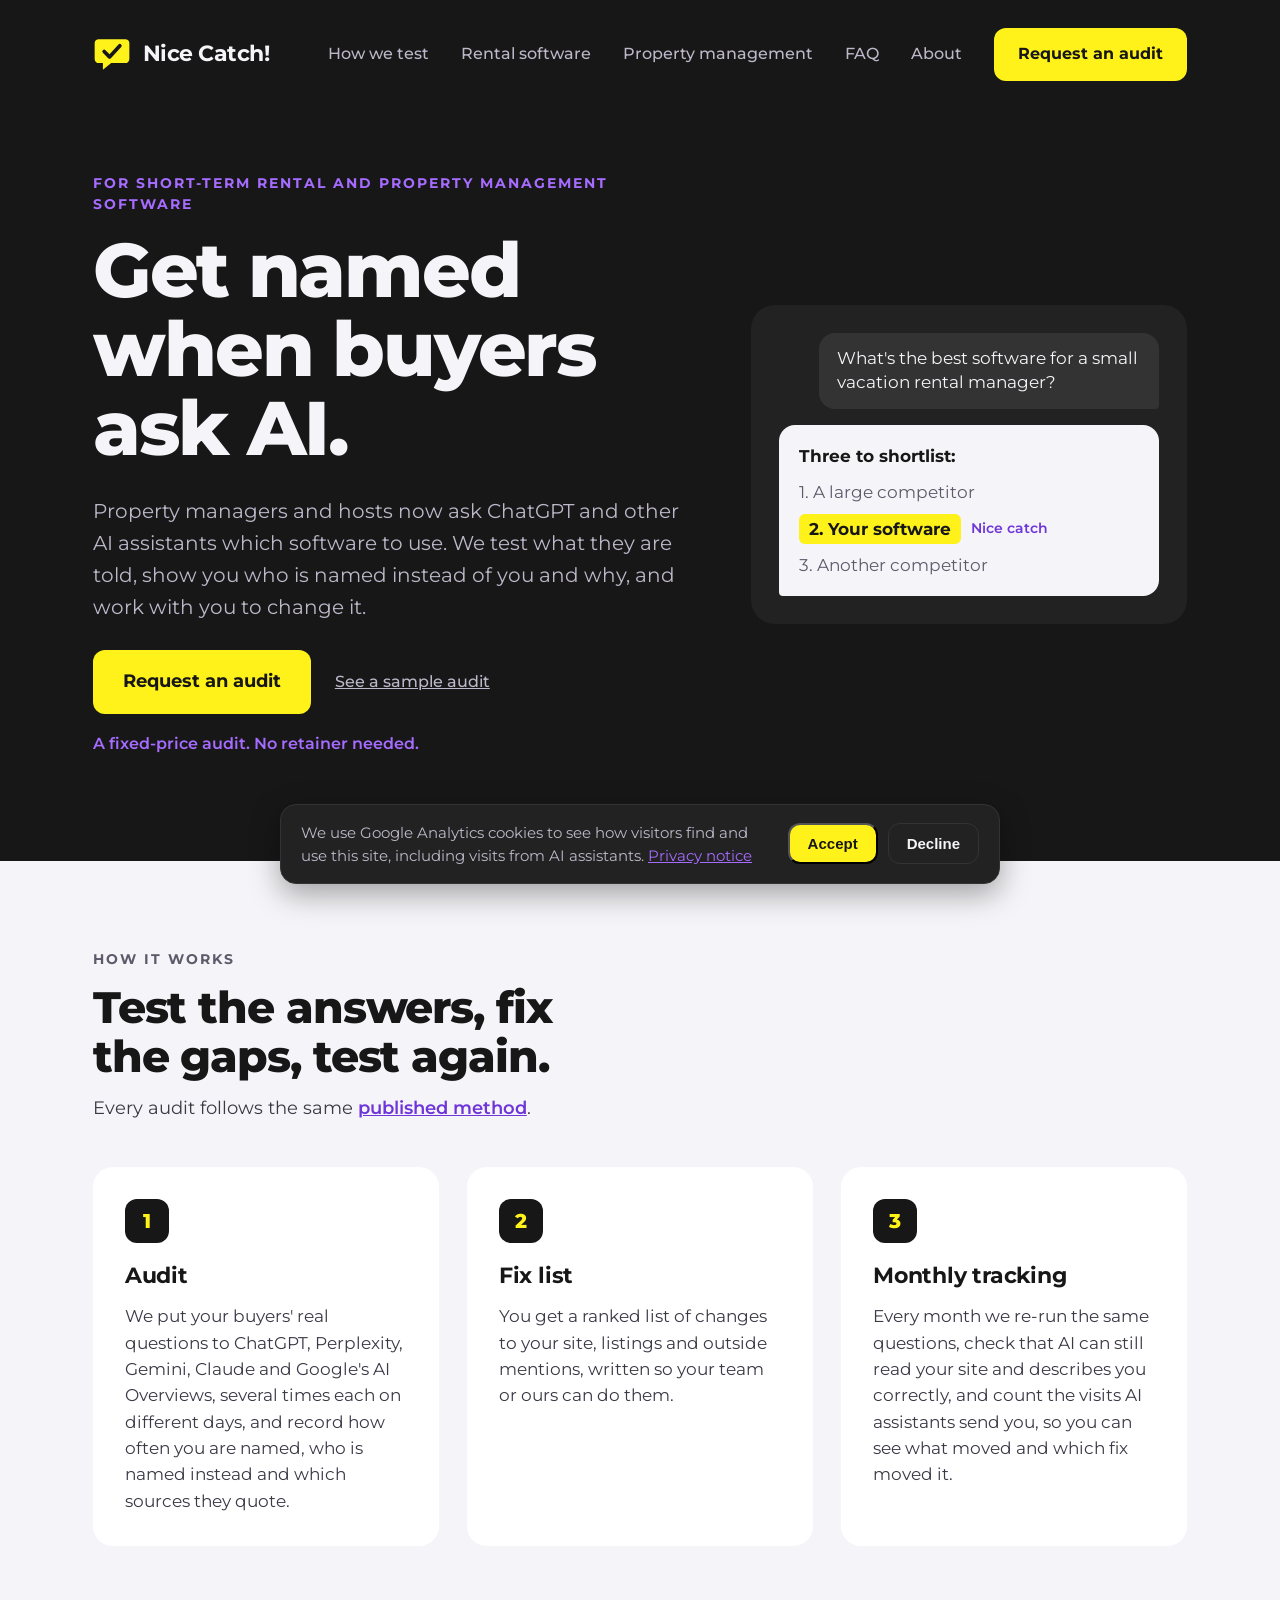
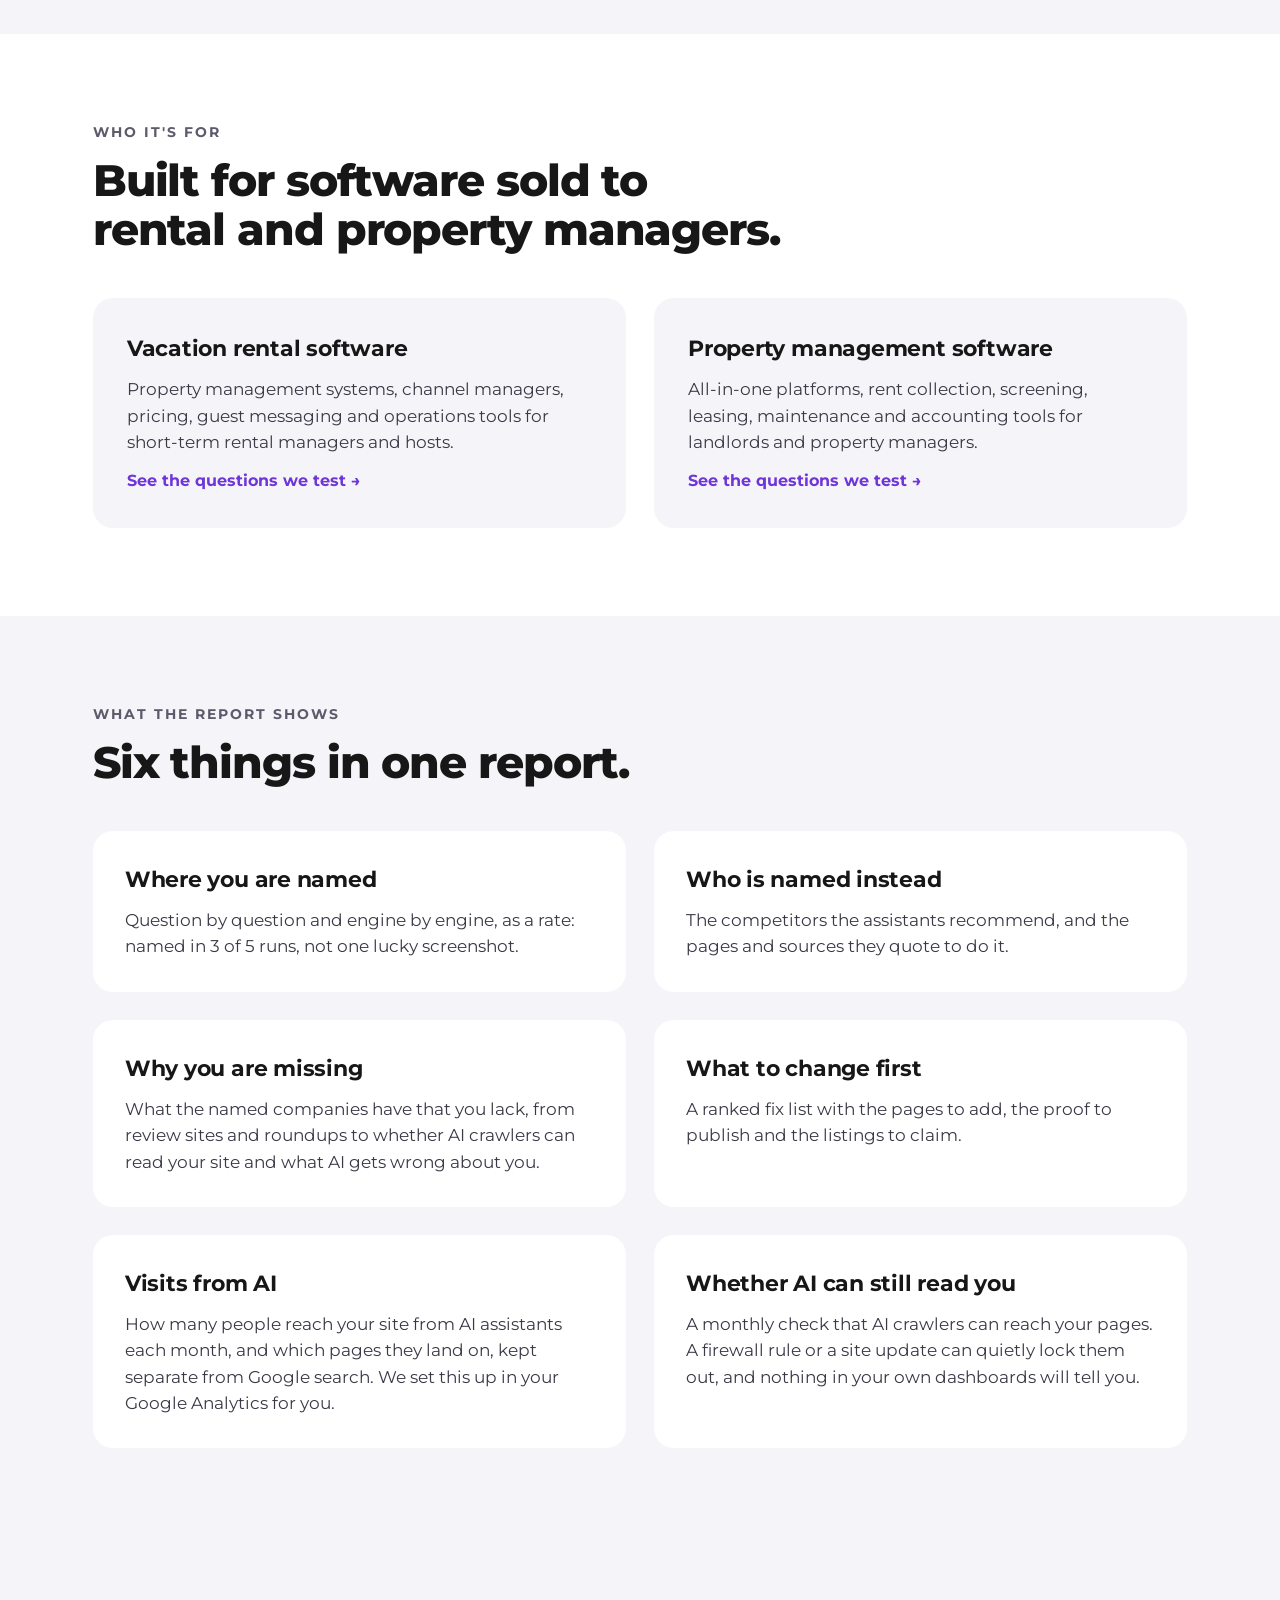
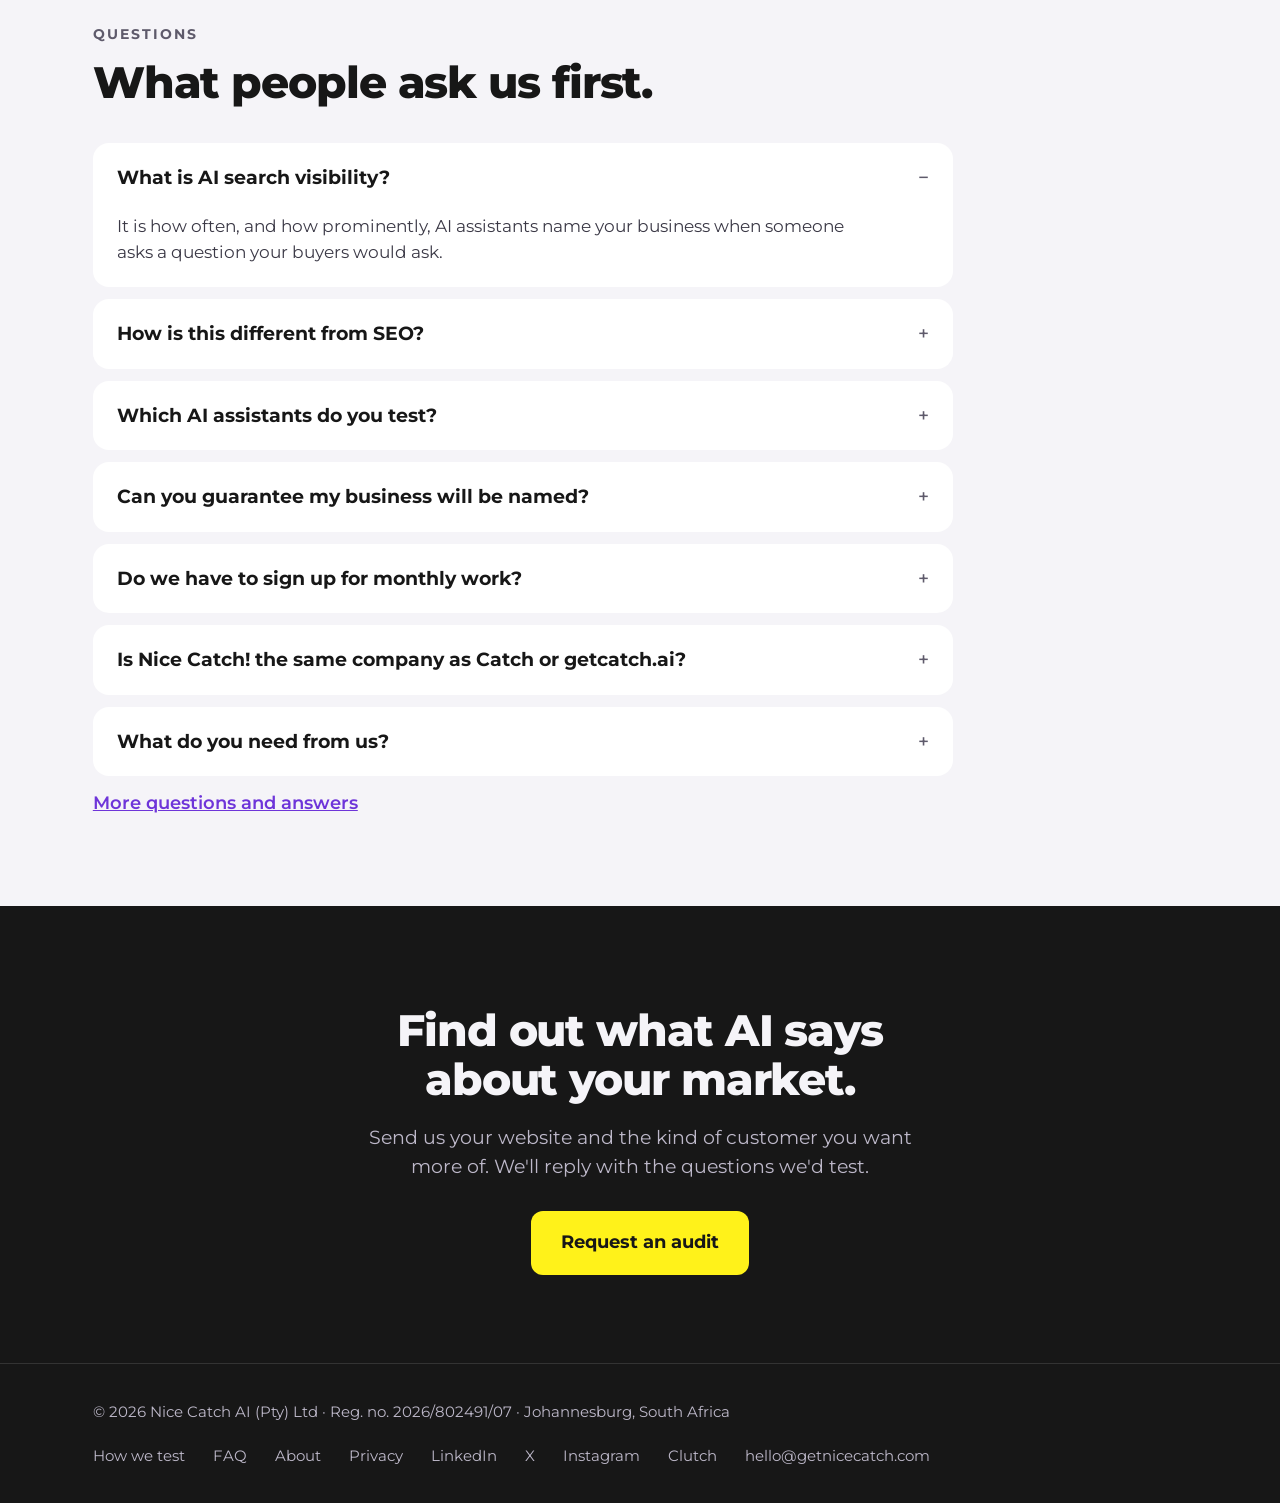
<file: index.html>
<!doctype html>
<html lang="en">
<head>
<meta charset="utf-8">
<meta property="og:image" content="https://getnicecatch.com/og-image.png">
<meta property="og:image:width" content="1200">
<meta property="og:image:height" content="630">
<meta name="twitter:card" content="summary_large_image">
<meta name="twitter:site" content="@nicecatchai">
<meta name="twitter:image" content="https://getnicecatch.com/og-image.png">
<meta name="viewport" content="width=device-width, initial-scale=1">
<title>Nice Catch! | Get named when buyers ask AI</title>
<meta name="description" content="AI search visibility audits for short-term rental and property management software companies. We test what AI tells property managers, show who is named instead of you, and why.">
<link rel="canonical" href="https://getnicecatch.com/">
<meta property="og:type" content="website">
<meta property="og:title" content="Nice Catch! | Get named when buyers ask AI">
<meta property="og:description" content="AI search visibility audits for rental and property management software: your buyers' questions in ChatGPT, Perplexity, Gemini, Claude and Google AI Overviews, repeated runs, a ranked fix list and a monthly re-test.">
<meta property="og:url" content="https://getnicecatch.com/">
<meta name="theme-color" content="#171717">
<link rel="icon" href="data:image/svg+xml,%3Csvg xmlns='http://www.w3.org/2000/svg' viewBox='0 0 92 92'%3E%3Cpath d='M14 10h64a10 10 0 0 1 10 10v38a10 10 0 0 1-10 10H44L24 84V68H14A10 10 0 0 1 4 58V20a10 10 0 0 1 10-10z' fill='%23FFF21A'/%3E%3Cpath d='M27 40l13 13 25-27' stroke='%23171717' stroke-width='9' stroke-linecap='round' stroke-linejoin='round' fill='none'/%3E%3C/svg%3E">
<link rel="preconnect" href="https://fonts.googleapis.com">
<link rel="preconnect" href="https://fonts.gstatic.com" crossorigin>
<link rel="stylesheet" href="https://fonts.googleapis.com/css2?family=Montserrat:wght@400;500;600;700;800&display=swap">
<script type="application/ld+json">
{
  "@context": "https://schema.org",
  "@graph": [
    {
      "@type": "Organization",
      "@id": "https://getnicecatch.com/#org",
      "name": "Nice Catch AI",
      "alternateName": "Nice Catch!",
      "legalName": "Nice Catch AI (Pty) Ltd",
      "url": "https://getnicecatch.com/",
      "email": "hello@getnicecatch.com",
      "slogan": "Get named when buyers ask AI.",
      "description": "Nice Catch AI is an AI search visibility service. It works with short-term rental and property management software companies. It tests what AI assistants and AI search results tell their buyers, reports how often they are named and who is recommended instead, and provides a ranked fix list, monthly re-tests and monthly tracking of visits from AI assistants.",
      "areaServed": "Worldwide",
      "address": {
        "@type": "PostalAddress",
        "addressLocality": "Johannesburg",
        "addressCountry": "ZA"
      },
      "knowsAbout": [
        "AI search visibility",
        "Generative engine optimisation",
        "Answer engine optimisation",
        "Vacation rental software",
        "Property management software"
      ],
      "sameAs": [
        "https://www.linkedin.com/company/nicecatchai",
        "https://x.com/nicecatchai",
        "https://www.instagram.com/nicecatchai",
        "https://clutch.co/profile/nice-catch"
      ],
      "foundingDate": "2026",
      "disambiguatingDescription": "Nice Catch! (getnicecatch.com) is an AI search visibility service in Johannesburg, South Africa. It is not connected to Catch (getcatch.ai) or other companies with similar names.",
      "logo": "https://getnicecatch.com/email/nicecatch-logo-160.png",
      "contactPoint": {
        "@type": "ContactPoint",
        "contactType": "sales",
        "email": "hello@getnicecatch.com",
        "availableLanguage": "en"
      }
    },
    {
      "@type": "WebSite",
      "@id": "https://getnicecatch.com/#site",
      "url": "https://getnicecatch.com/",
      "name": "Nice Catch!",
      "publisher": {
        "@id": "https://getnicecatch.com/#org"
      }
    },
    {
      "@type": "Service",
      "name": "AI visibility audit",
      "provider": {
        "@id": "https://getnicecatch.com/#org"
      },
      "description": "At least ten buyer questions, each asked several times in ChatGPT, Perplexity, Gemini, Claude and Google's AI Overviews, with a check of the sources AI cites and of AI crawler access, a written report and a ranked fix list."
    },
    {
      "@type": "Service",
      "name": "Monthly AI visibility",
      "provider": {
        "@id": "https://getnicecatch.com/#org"
      },
      "description": "Follows the audit. A monthly re-test of the same buyer questions, a check that AI crawlers can still read the site and that AI describes the business correctly, visits from AI assistants measured in the client's Google Analytics 4, and a one-page report with the next fixes."
    },
    {
      "@type": "FAQPage",
      "mainEntity": [
        {
          "@type": "Question",
          "name": "What is AI search visibility?",
          "acceptedAnswer": {
            "@type": "Answer",
            "text": "It is how often, and how prominently, AI assistants name your business when someone asks a question your buyers would ask."
          }
        },
        {
          "@type": "Question",
          "name": "How is this different from SEO?",
          "acceptedAnswer": {
            "@type": "Answer",
            "text": "SEO aims for a high position in a list of links. AI assistants give one answer with a few names in it. Much of the groundwork overlaps, but the assistants reward specific, quotable facts and mentions on other sites more than keywords."
          }
        },
        {
          "@type": "Question",
          "name": "Which AI assistants do you test?",
          "acceptedAnswer": {
            "@type": "Answer",
            "text": "ChatGPT, Perplexity, Gemini and Claude, plus Google's AI Overviews at the top of search results, and others such as Microsoft Copilot if your buyers use them. They often disagree with each other, and the same question can get a different answer an hour later, so we ask each question several times, at different times of day, and report how often you are named."
          }
        },
        {
          "@type": "Question",
          "name": "Can you guarantee my business will be named?",
          "acceptedAnswer": {
            "@type": "Answer",
            "text": "No. Nobody controls what the assistants say, and answers vary from day to day. What we can do is measure where you stand, make the changes most likely to help, and re-test so you can see what moved."
          }
        },
        {
          "@type": "Question",
          "name": "Do we have to sign up for monthly work?",
          "acceptedAnswer": {
            "@type": "Answer",
            "text": "No. The audit stands on its own and the fix list is yours to keep. If you want the results tracked after the fixes go live, the audit can continue as a monthly plan."
          }
        },
        {
          "@type": "Question",
          "name": "Is Nice Catch! the same company as Catch or getcatch.ai?",
          "acceptedAnswer": {
            "@type": "Answer",
            "text": "No. Nice Catch! (Nice Catch AI (Pty) Ltd, getnicecatch.com) is an AI search visibility service based in Johannesburg. It is not connected to Catch, getcatch.ai, or any other company with a similar name."
          }
        },
        {
          "@type": "Question",
          "name": "What do you need from us?",
          "acceptedAnswer": {
            "@type": "Answer",
            "text": "About an hour to agree the questions and collect facts about your business, and someone who can make changes to your website."
          }
        }
      ]
    }
  ]
}
</script>
<link rel="stylesheet" href="/style.css">
<script src="/consent.js" defer></script>
</head>
<body>
<header class="dark">
<div class="wrap nav">
<a class="brand" href="/" aria-label="Nice Catch! home">
<svg width="38" height="38" viewBox="0 0 92 92" fill="none" aria-hidden="true"><path d="M14 10h64a10 10 0 0 1 10 10v38a10 10 0 0 1-10 10H44L24 84V68H14A10 10 0 0 1 4 58V20a10 10 0 0 1 10-10z" fill="#FFF21A"/><path d="M27 40l13 13 25-27" stroke="#171717" stroke-width="9" stroke-linecap="round" stroke-linejoin="round"/></svg>
Nice Catch!
</a>
<nav class="links" aria-label="Main">
<a href="/method/">How we test</a>
<a href="/vacation-rental-software/">Rental software</a>
<a href="/property-management-software/">Property management</a>
<a href="/faq/">FAQ</a>
<a href="/about/">About</a>
<a class="btn" href="mailto:hello@getnicecatch.com?subject=Audit%20request">Request an audit</a>
</nav>
</div>
<div class="wrap hero" id="top">
<div>
<p class="eyebrow" style="margin-bottom:14px">For short-term rental and property management software</p>
<h1>Get named when buyers ask AI.</h1>
<p class="lede">Property managers and hosts now ask ChatGPT and other AI assistants which software to use. We test what they are told, show you who is named instead of you and why, and work with you to change it.</p>
<div class="cta">
<a class="btn big" href="mailto:hello@getnicecatch.com?subject=Audit%20request">Request an audit</a>
<a class="mail" href="/sample-audit/">See a sample audit</a>
</div>
<p class="promise">A fixed-price audit. No retainer needed.</p>
</div>
<div class="chat" role="img" aria-label="Illustration of an AI assistant answering a buyer's question with a shortlist that includes your company">
<div class="q">What's the best software for a small vacation rental manager?</div>
<div class="a">
<strong>Three to shortlist:</strong>
<ol>
<li>1. A large competitor</li>
<li class="you"><b>2. Your software</b><span>Nice catch</span></li>
<li>3. Another competitor</li>
</ol>
</div>
</div>
</div>
</header>

<main>
<section id="how">
<div class="wrap">
<p class="eyebrow">How it works</p>
<h2>Test the answers, fix the gaps, test again.</h2>
<p class="lede-dark">Every audit follows the same <a href="/method/">published method</a>.</p>
<div class="grid g3">
<div class="card"><div class="num">1</div><h3>Audit</h3><p>We put your buyers' real questions to ChatGPT, Perplexity, Gemini, Claude and Google's AI Overviews, several times each on different days, and record how often you are named, who is named instead and which sources they quote.</p></div>
<div class="card"><div class="num">2</div><h3>Fix list</h3><p>You get a ranked list of changes to your site, listings and outside mentions, written so your team or ours can do them.</p></div>
<div class="card"><div class="num">3</div><h3>Monthly tracking</h3><p>Every month we re-run the same questions, check that AI can still read your site and describes you correctly, and count the visits AI assistants send you, so you can see what moved and which fix moved it.</p></div>
</div>
</div>
</section>

<section id="who" class="white">
<div class="wrap">
<p class="eyebrow">Who it's for</p>
<h2>Built for software sold to rental and property managers.</h2>
<div class="who">
<a class="card" href="/vacation-rental-software/"><h3>Vacation rental software</h3><p>Property management systems, channel managers, pricing, guest messaging and operations tools for short-term rental managers and hosts.</p><span class="more">See the questions we test &rarr;</span></a>
<a class="card" href="/property-management-software/"><h3>Property management software</h3><p>All-in-one platforms, rent collection, screening, leasing, maintenance and accounting tools for landlords and property managers.</p><span class="more">See the questions we test &rarr;</span></a>
</div>
</div>
</section>

<section id="report">
<div class="wrap">
<p class="eyebrow">What the report shows</p>
<h2>Six things in one report.</h2>
<div class="grid g2">
<div class="card"><h3>Where you are named</h3><p>Question by question and engine by engine, as a rate: named in 3 of 5 runs, not one lucky screenshot.</p></div>
<div class="card"><h3>Who is named instead</h3><p>The competitors the assistants recommend, and the pages and sources they quote to do it.</p></div>
<div class="card"><h3>Why you are missing</h3><p>What the named companies have that you lack, from review sites and roundups to whether AI crawlers can read your site and what AI gets wrong about you.</p></div>
<div class="card"><h3>What to change first</h3><p>A ranked fix list with the pages to add, the proof to publish and the listings to claim.</p></div>
<div class="card"><h3>Visits from AI</h3><p>How many people reach your site from AI assistants each month, and which pages they land on, kept separate from Google search. We set this up in your Google Analytics for you.</p></div>
<div class="card"><h3>Whether AI can still read you</h3><p>A monthly check that AI crawlers can reach your pages. A firewall rule or a site update can quietly lock them out, and nothing in your own dashboards will tell you.</p></div>
</div>
</div>
</section>

<section id="faq">
<div class="wrap">
<p class="eyebrow">Questions</p>
<h2>What people ask us first.</h2>
<div class="faq">
<details open><summary>What is AI search visibility?</summary><p>It is how often, and how prominently, AI assistants name your business when someone asks a question your buyers would ask.</p></details>
<details><summary>How is this different from SEO?</summary><p>SEO aims for a high position in a list of links. AI assistants give one answer with a few names in it. Much of the groundwork overlaps, but the assistants reward specific, quotable facts and mentions on other sites more than keywords.</p></details>
<details><summary>Which AI assistants do you test?</summary><p>ChatGPT, Perplexity, Gemini and Claude, plus Google's AI Overviews at the top of search results, and others such as Microsoft Copilot if your buyers use them. They often disagree with each other, and the same question can get a different answer an hour later, so we ask each question several times, at different times of day, and report how often you are named.</p></details>
<details><summary>Can you guarantee my business will be named?</summary><p>No. Nobody controls what the assistants say, and answers vary from day to day. What we can do is measure where you stand, make the changes most likely to help, and re-test so you can see what moved.</p></details>
<details><summary>Do we have to sign up for monthly work?</summary><p>No. The audit stands on its own and the fix list is yours to keep. If you want the results tracked after the fixes go live, the audit can continue as a monthly plan.</p></details>
<details><summary>Is Nice Catch! the same company as Catch or getcatch.ai?</summary><p>No. Nice Catch! (Nice Catch AI (Pty) Ltd, getnicecatch.com) is an AI search visibility service based in Johannesburg. It is not connected to Catch, getcatch.ai, or any other company with a similar name.</p></details>
<details><summary>What do you need from us?</summary><p>About an hour to agree the questions and collect facts about your business, and someone who can make changes to your website.</p></details>
</div>
<p class="lede-dark"><a href="/faq/">More questions and answers</a></p>
</div>
</section>

<section class="dark close">
<div class="wrap">
<h2>Find out what AI says about your market.</h2>
<p>Send us your website and the kind of customer you want more of. We'll reply with the questions we'd test.</p>
<a class="btn big" href="mailto:hello@getnicecatch.com?subject=Audit%20request">Request an audit</a>
</div>
</section>
</main>

<footer class="dark">
<div class="wrap foot">
<div>© 2026 Nice Catch AI (Pty) Ltd · Reg. no. 2026/802491/07 · Johannesburg, South Africa</div>
<nav aria-label="Pages, social and contact">
<a href="/method/">How we test</a>
<a href="/faq/">FAQ</a>
<a href="/about/">About</a>
<a href="/privacy/">Privacy</a>
<a href="https://www.linkedin.com/company/nicecatchai" rel="me">LinkedIn</a>
<a href="https://x.com/nicecatchai" rel="me">X</a>
<a href="https://www.instagram.com/nicecatchai" rel="me">Instagram</a>
<a href="https://clutch.co/profile/nice-catch" rel="me">Clutch</a>
<a href="mailto:hello@getnicecatch.com">hello@getnicecatch.com</a>
</nav>
</div>
</footer>
</body>
</html>
</file>
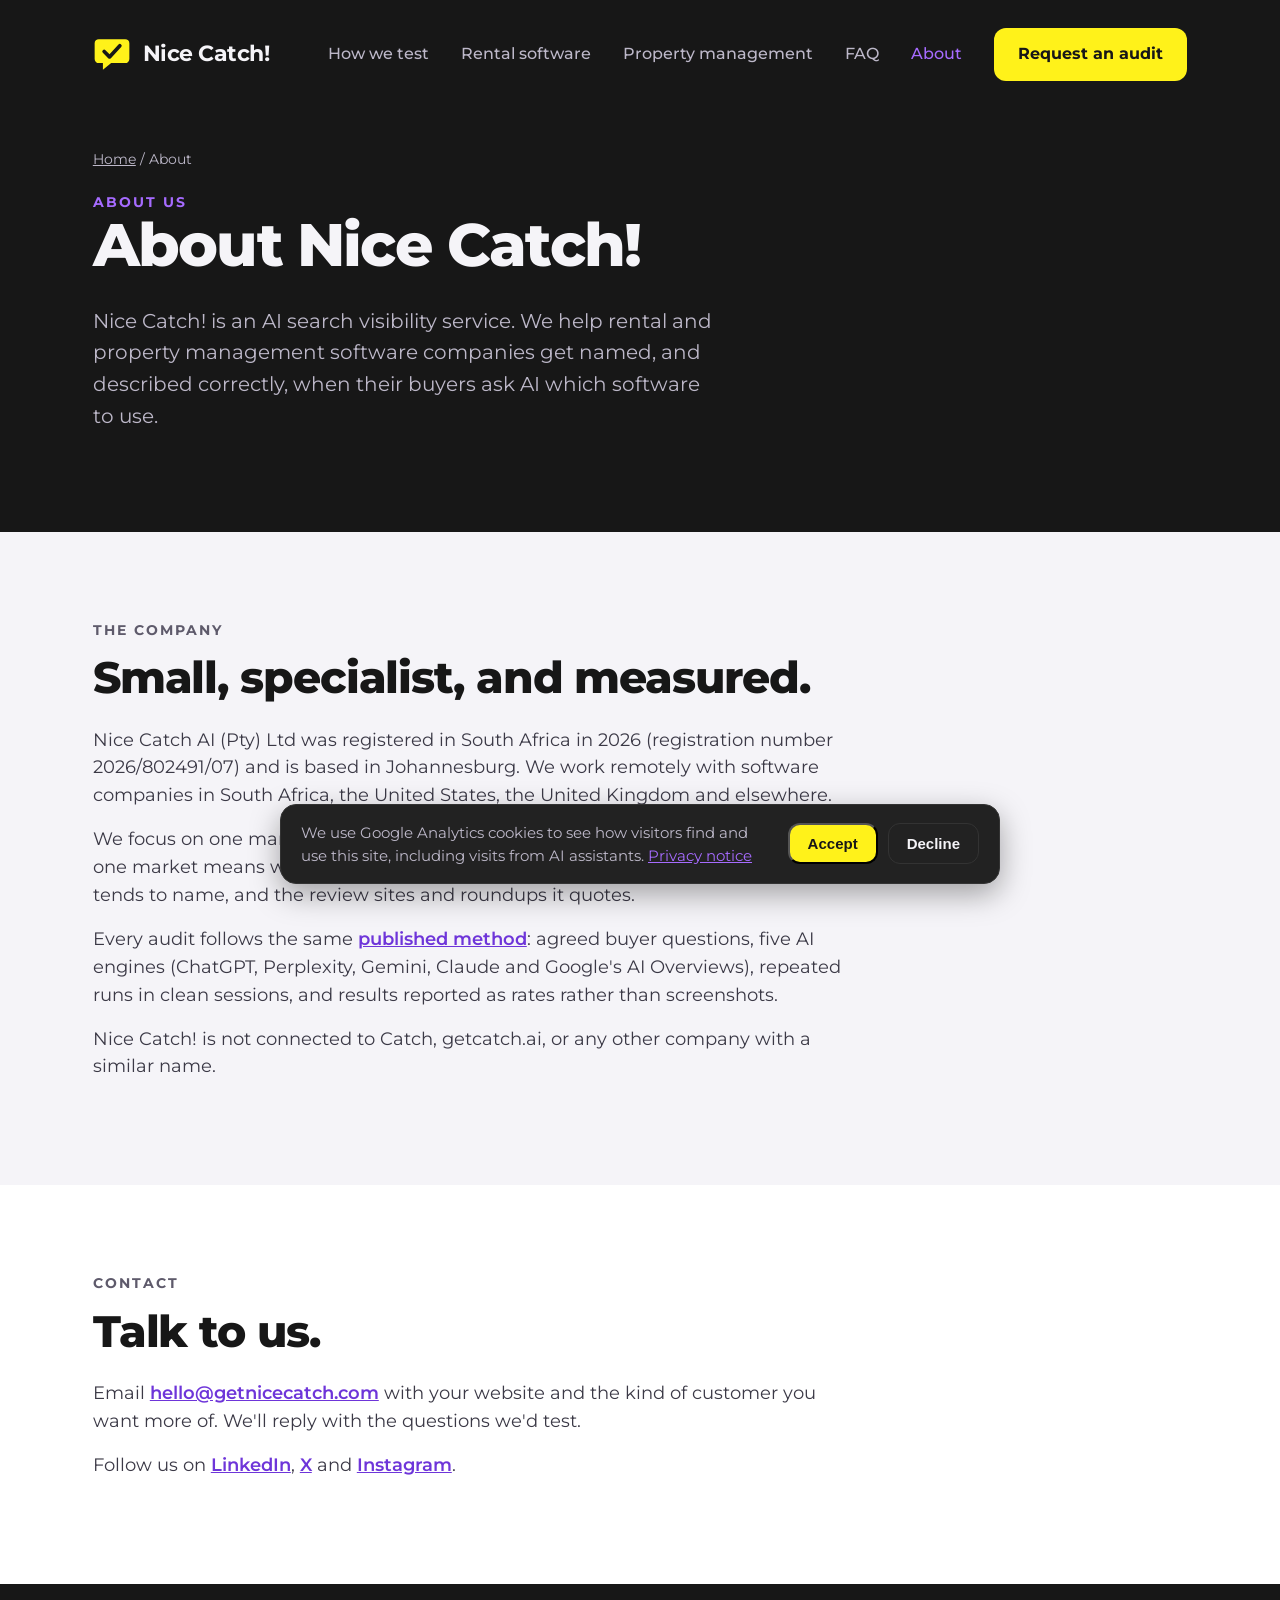
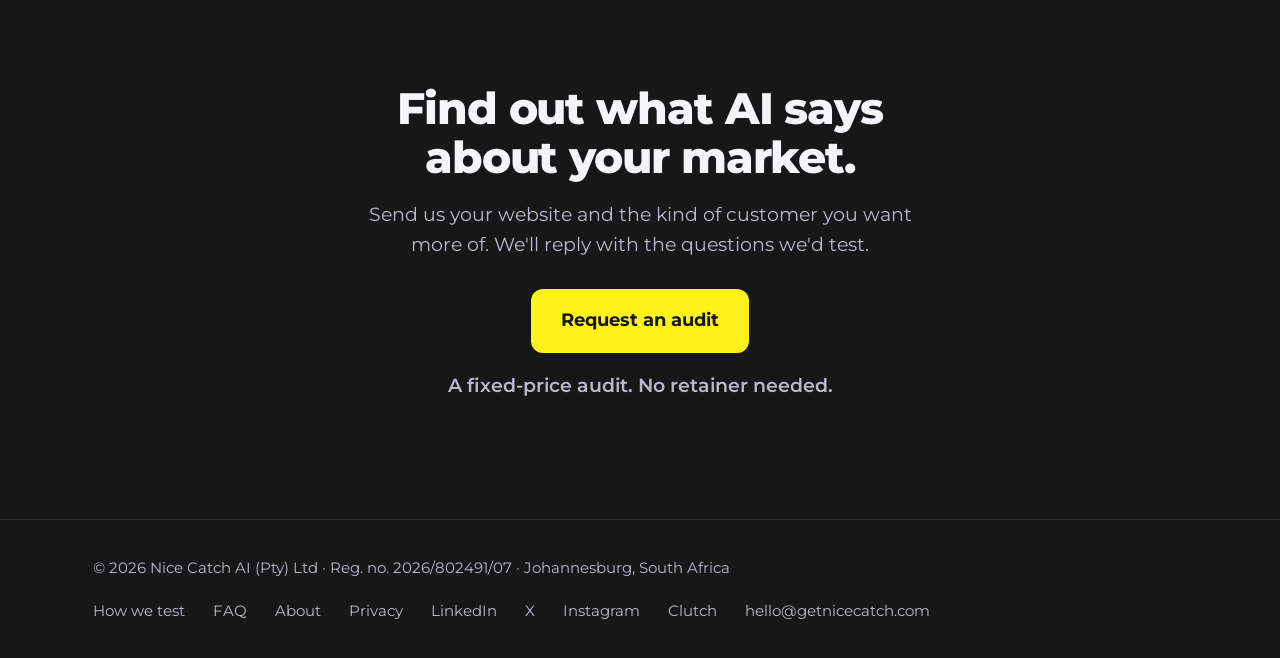
<file: about/index.html>
<!doctype html>
<html lang="en">
<head>
<meta charset="utf-8">
<meta property="og:image" content="https://getnicecatch.com/og-image.png">
<meta property="og:image:width" content="1200">
<meta property="og:image:height" content="630">
<meta name="twitter:card" content="summary_large_image">
<meta name="twitter:site" content="@nicecatchai">
<meta name="twitter:image" content="https://getnicecatch.com/og-image.png">
<meta name="viewport" content="width=device-width, initial-scale=1">
<title>About Nice Catch! | AI search visibility audits</title>
<meta name="description" content="Nice Catch! (Nice Catch AI (Pty) Ltd) is an AI search visibility service based in Johannesburg, South Africa, for rental and property management software companies.">
<link rel="canonical" href="https://getnicecatch.com/about/">
<meta property="og:type" content="website">
<meta property="og:title" content="About Nice Catch! | AI search visibility audits">
<meta property="og:description" content="Nice Catch! (Nice Catch AI (Pty) Ltd) is an AI search visibility service based in Johannesburg, South Africa, for rental and property management software companies.">
<meta property="og:url" content="https://getnicecatch.com/about/">
<meta name="theme-color" content="#171717">
<link rel="icon" href="data:image/svg+xml,%3Csvg xmlns='http://www.w3.org/2000/svg' viewBox='0 0 92 92'%3E%3Cpath d='M14 10h64a10 10 0 0 1 10 10v38a10 10 0 0 1-10 10H44L24 84V68H14A10 10 0 0 1 4 58V20a10 10 0 0 1 10-10z' fill='%23FFF21A'/%3E%3Cpath d='M27 40l13 13 25-27' stroke='%23171717' stroke-width='9' stroke-linecap='round' stroke-linejoin='round' fill='none'/%3E%3C/svg%3E">
<link rel="preconnect" href="https://fonts.googleapis.com">
<link rel="preconnect" href="https://fonts.gstatic.com" crossorigin>
<link rel="stylesheet" href="https://fonts.googleapis.com/css2?family=Montserrat:wght@400;500;600;700;800&display=swap">
<link rel="stylesheet" href="/style.css">
<script src="/consent.js" defer></script>
<script type="application/ld+json">
{
 "@context": "https://schema.org",
 "@graph": [
  {
   "@type": "WebPage",
   "@id": "https://getnicecatch.com/about/#page",
   "url": "https://getnicecatch.com/about/",
   "name": "About Nice Catch! | AI search visibility audits",
   "description": "Nice Catch! (Nice Catch AI (Pty) Ltd) is an AI search visibility service based in Johannesburg, South Africa, for rental and property management software companies.",
   "isPartOf": {
    "@id": "https://getnicecatch.com/#site"
   },
   "about": {
    "@id": "https://getnicecatch.com/#org"
   },
   "publisher": {
    "@id": "https://getnicecatch.com/#org"
   },
   "dateModified": "2026-10-25",
   "inLanguage": "en"
  },
  {
   "@type": "BreadcrumbList",
   "itemListElement": [
    {
     "@type": "ListItem",
     "position": 1,
     "name": "Home",
     "item": "https://getnicecatch.com/"
    },
    {
     "@type": "ListItem",
     "position": 2,
     "name": "About",
     "item": "https://getnicecatch.com/about/"
    }
   ]
  }
 ]
}
</script>
</head>
<body>
<header class="dark">
<div class="wrap nav">
<a class="brand" href="/" aria-label="Nice Catch! home">
<svg width="38" height="38" viewBox="0 0 92 92" fill="none" aria-hidden="true"><path d="M14 10h64a10 10 0 0 1 10 10v38a10 10 0 0 1-10 10H44L24 84V68H14A10 10 0 0 1 4 58V20a10 10 0 0 1 10-10z" fill="#FFF21A"/><path d="M27 40l13 13 25-27" stroke="#171717" stroke-width="9" stroke-linecap="round" stroke-linejoin="round"/></svg>
Nice Catch!
</a>
<nav class="links" aria-label="Main">
<a href="/method/">How we test</a>
<a href="/vacation-rental-software/">Rental software</a>
<a href="/property-management-software/">Property management</a>
<a href="/faq/">FAQ</a>
<a href="/about/" aria-current="page">About</a>
<a class="btn" href="mailto:hello@getnicecatch.com?subject=Audit%20request">Request an audit</a>
</nav>
</div>
</header>
<div class="dark sub-hero">
<div class="wrap">
<nav class="crumbs" aria-label="Breadcrumb"><a href="/">Home</a> <span aria-hidden="true">/</span> About</nav>
<p class="eyebrow">About us</p>
<h1>About Nice Catch!</h1>
<p class="lede">Nice Catch! is an AI search visibility service. We help rental and property management software companies get named, and described correctly, when their buyers ask AI which software to use.</p>
</div>
</div>
<main>
<section>
<div class="wrap">
<p class="eyebrow">The company</p>
<h2>Small, specialist, and measured.</h2>
<div class="prose">
<p>Nice Catch AI (Pty) Ltd was registered in South Africa in 2026 (registration number 2026/802491/07) and is based in Johannesburg. We work remotely with software companies in South Africa, the United States, the United Kingdom and elsewhere.</p>
<p>We focus on one market: software sold to rental and property managers. Working in one market means we already know the buyers' questions, the competitors AI tends to name, and the review sites and roundups it quotes.</p>
<p>Every audit follows the same <a href="/method/">published method</a>: agreed buyer questions, five AI engines (ChatGPT, Perplexity, Gemini, Claude and Google's AI Overviews), repeated runs in clean sessions, and results reported as rates rather than screenshots.</p>
<p>Nice Catch! is not connected to Catch, getcatch.ai, or any other company with a similar name.</p>
</div>
</div>
</section><section class="white">
<div class="wrap">
<p class="eyebrow">Contact</p>
<h2>Talk to us.</h2>
<div class="prose">
<p>Email <a href="mailto:hello@getnicecatch.com">hello@getnicecatch.com</a> with your website and the kind of customer you want more of. We'll reply with the questions we'd test.</p>
<p>Follow us on <a href="https://www.linkedin.com/company/nicecatchai" rel="me">LinkedIn</a>, <a href="https://x.com/nicecatchai" rel="me">X</a> and <a href="https://www.instagram.com/nicecatchai" rel="me">Instagram</a>.</p>
</div>
</div>
</section>

<section class="dark close">
<div class="wrap">
<h2>Find out what AI says about your market.</h2>
<p>Send us your website and the kind of customer you want more of. We'll reply with the questions we'd test.</p>
<a class="btn big" href="mailto:hello@getnicecatch.com?subject=Audit%20request">Request an audit</a>
<p class="promise">A fixed-price audit. No retainer needed.</p>
</div>
</section>
</main>
<footer class="dark">
<div class="wrap foot">
<div>© 2026 Nice Catch AI (Pty) Ltd · Reg. no. 2026/802491/07 · Johannesburg, South Africa</div>
<nav aria-label="Pages, social and contact">
<a href="/method/">How we test</a>
<a href="/faq/">FAQ</a>
<a href="/about/">About</a>
<a href="/privacy/">Privacy</a>
<a href="https://www.linkedin.com/company/nicecatchai" rel="me">LinkedIn</a>
<a href="https://x.com/nicecatchai" rel="me">X</a>
<a href="https://www.instagram.com/nicecatchai" rel="me">Instagram</a>
<a href="https://clutch.co/profile/nice-catch" rel="me">Clutch</a>
<a href="mailto:hello@getnicecatch.com">hello@getnicecatch.com</a>
</nav>
</div>
</footer>
</body>
</html>
</file>
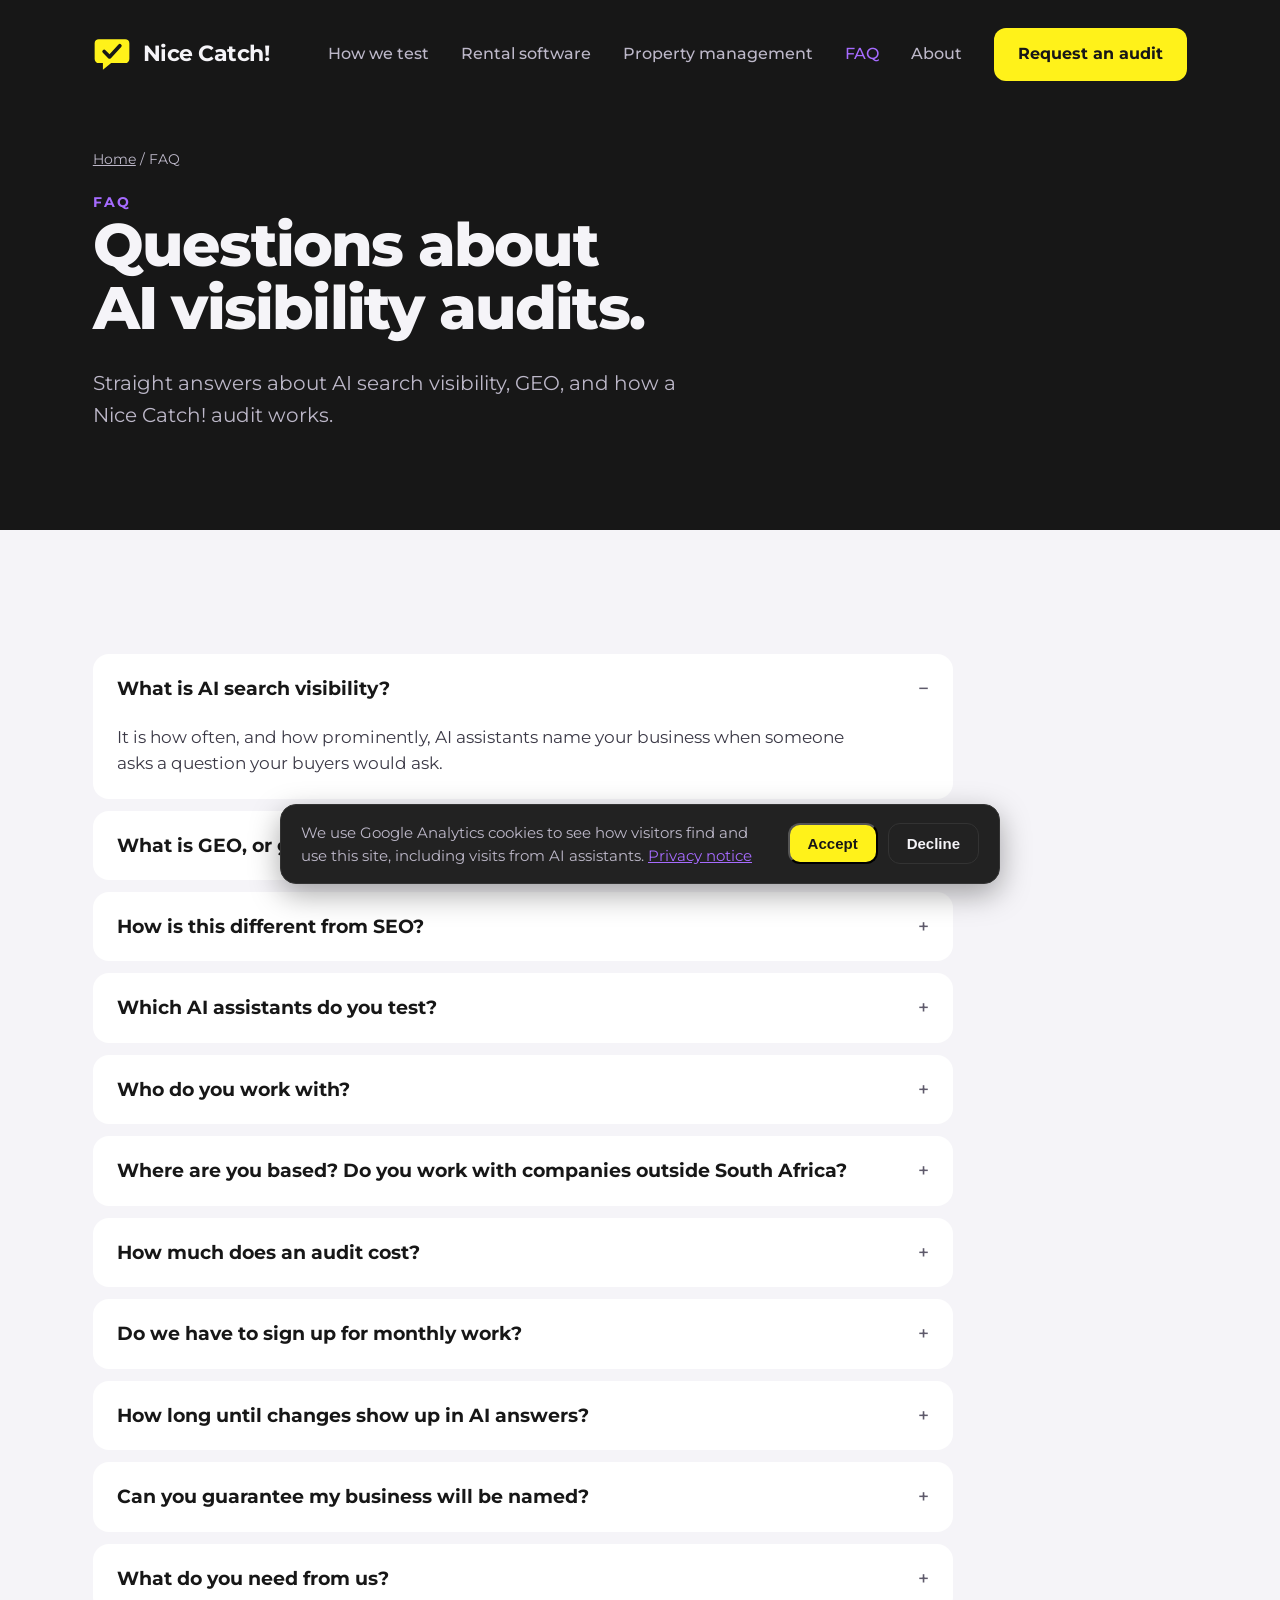
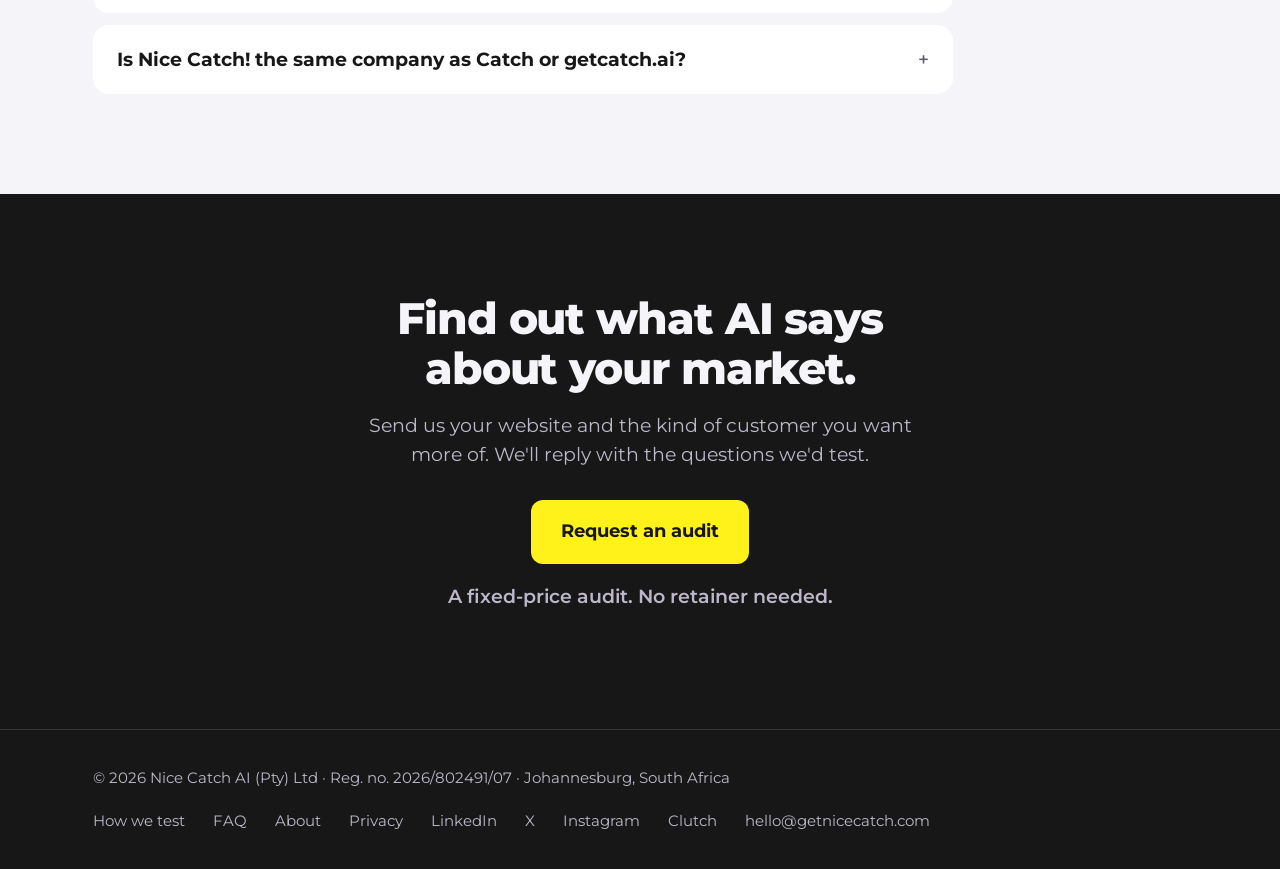
<file: faq/index.html>
<!doctype html>
<html lang="en">
<head>
<meta charset="utf-8">
<meta property="og:image" content="https://getnicecatch.com/og-image.png">
<meta property="og:image:width" content="1200">
<meta property="og:image:height" content="630">
<meta name="twitter:card" content="summary_large_image">
<meta name="twitter:site" content="@nicecatchai">
<meta name="twitter:image" content="https://getnicecatch.com/og-image.png">
<meta name="viewport" content="width=device-width, initial-scale=1">
<title>Questions about AI visibility audits | Nice Catch!</title>
<meta name="description" content="Answers about AI search visibility, GEO and Nice Catch! audits: what we test, how long it takes, what it costs, what we need from you, and how it differs from SEO.">
<link rel="canonical" href="https://getnicecatch.com/faq/">
<meta property="og:type" content="website">
<meta property="og:title" content="Questions about AI visibility audits | Nice Catch!">
<meta property="og:description" content="Answers about AI search visibility, GEO and Nice Catch! audits: what we test, how long it takes, what it costs, what we need from you, and how it differs from SEO.">
<meta property="og:url" content="https://getnicecatch.com/faq/">
<meta name="theme-color" content="#171717">
<link rel="icon" href="data:image/svg+xml,%3Csvg xmlns='http://www.w3.org/2000/svg' viewBox='0 0 92 92'%3E%3Cpath d='M14 10h64a10 10 0 0 1 10 10v38a10 10 0 0 1-10 10H44L24 84V68H14A10 10 0 0 1 4 58V20a10 10 0 0 1 10-10z' fill='%23FFF21A'/%3E%3Cpath d='M27 40l13 13 25-27' stroke='%23171717' stroke-width='9' stroke-linecap='round' stroke-linejoin='round' fill='none'/%3E%3C/svg%3E">
<link rel="preconnect" href="https://fonts.googleapis.com">
<link rel="preconnect" href="https://fonts.gstatic.com" crossorigin>
<link rel="stylesheet" href="https://fonts.googleapis.com/css2?family=Montserrat:wght@400;500;600;700;800&display=swap">
<link rel="stylesheet" href="/style.css">
<script src="/consent.js" defer></script>
<script type="application/ld+json">
{
 "@context": "https://schema.org",
 "@graph": [
  {
   "@type": "WebPage",
   "@id": "https://getnicecatch.com/faq/#page",
   "url": "https://getnicecatch.com/faq/",
   "name": "Questions about AI visibility audits | Nice Catch!",
   "description": "Answers about AI search visibility, GEO and Nice Catch! audits: what we test, how long it takes, what it costs, what we need from you, and how it differs from SEO.",
   "isPartOf": {
    "@id": "https://getnicecatch.com/#site"
   },
   "about": {
    "@id": "https://getnicecatch.com/#org"
   },
   "publisher": {
    "@id": "https://getnicecatch.com/#org"
   },
   "dateModified": "2026-10-25",
   "inLanguage": "en"
  },
  {
   "@type": "BreadcrumbList",
   "itemListElement": [
    {
     "@type": "ListItem",
     "position": 1,
     "name": "Home",
     "item": "https://getnicecatch.com/"
    },
    {
     "@type": "ListItem",
     "position": 2,
     "name": "FAQ",
     "item": "https://getnicecatch.com/faq/"
    }
   ]
  },
  {
   "@type": "FAQPage",
   "mainEntity": [
    {
     "@type": "Question",
     "name": "What is AI search visibility?",
     "acceptedAnswer": {
      "@type": "Answer",
      "text": "It is how often, and how prominently, AI assistants name your business when someone asks a question your buyers would ask."
     }
    },
    {
     "@type": "Question",
     "name": "What is GEO, or generative engine optimisation?",
     "acceptedAnswer": {
      "@type": "Answer",
      "text": "GEO is the work of making a business easier for AI assistants to find, describe correctly and recommend. It is also called answer engine optimisation (AEO) or AI search optimisation."
     }
    },
    {
     "@type": "Question",
     "name": "How is this different from SEO?",
     "acceptedAnswer": {
      "@type": "Answer",
      "text": "SEO aims for a high position in a list of links. AI assistants give one answer with a few names in it. Much of the groundwork overlaps, but the assistants reward specific, quotable facts and mentions on other sites more than keywords."
     }
    },
    {
     "@type": "Question",
     "name": "Which AI assistants do you test?",
     "acceptedAnswer": {
      "@type": "Answer",
      "text": "ChatGPT, Perplexity, Gemini and Claude, plus Google's AI Overviews at the top of search results, and others such as Microsoft Copilot if your buyers use them. They often disagree with each other, and the same question can get a different answer an hour later, so we ask each question several times, at different times of day, and report how often you are named."
     }
    },
    {
     "@type": "Question",
     "name": "Who do you work with?",
     "acceptedAnswer": {
      "@type": "Answer",
      "text": "Software companies that sell to rental and property managers: vacation rental and short-term rental software, and long-term property management and landlord software."
     }
    },
    {
     "@type": "Question",
     "name": "Where are you based? Do you work with companies outside South Africa?",
     "acceptedAnswer": {
      "@type": "Answer",
      "text": "Nice Catch! is based in Johannesburg, South Africa, and works remotely with software companies anywhere, including the United States and the United Kingdom."
     }
    },
    {
     "@type": "Question",
     "name": "How much does an audit cost?",
     "acceptedAnswer": {
      "@type": "Answer",
      "text": "The audit is a fixed price, agreed before we start, with no retainer needed. Email hello@getnicecatch.com with your website and we'll send the price and the questions we'd test."
     }
    },
    {
     "@type": "Question",
     "name": "Do we have to sign up for monthly work?",
     "acceptedAnswer": {
      "@type": "Answer",
      "text": "No. The audit stands on its own and the fix list is yours to keep. If you want the results tracked after the fixes go live, the audit can continue as a monthly plan. We suggest three months, because changes take several weeks to show in AI answers, but month to month is available too."
     }
    },
    {
     "@type": "Question",
     "name": "How long until changes show up in AI answers?",
     "acceptedAnswer": {
      "@type": "Answer",
      "text": "Usually several weeks. Some engines pick up website changes within days, others take longer, and changes that depend on other sites mentioning you take longest. We re-test about four weeks after changes go live."
     }
    },
    {
     "@type": "Question",
     "name": "Can you guarantee my business will be named?",
     "acceptedAnswer": {
      "@type": "Answer",
      "text": "No. Nobody controls what the assistants say, and answers vary from day to day. What we can do is measure where you stand, make the changes most likely to help, and re-test so you can see what moved."
     }
    },
    {
     "@type": "Question",
     "name": "What do you need from us?",
     "acceptedAnswer": {
      "@type": "Answer",
      "text": "About an hour to agree the questions and collect facts about your business, and someone who can make changes to your website. For the monthly plan, view-only access to Google Analytics."
     }
    },
    {
     "@type": "Question",
     "name": "Is Nice Catch! the same company as Catch or getcatch.ai?",
     "acceptedAnswer": {
      "@type": "Answer",
      "text": "No. Nice Catch! (Nice Catch AI (Pty) Ltd, getnicecatch.com) is an AI search visibility service based in Johannesburg. It is not connected to Catch, getcatch.ai, or any other company with a similar name."
     }
    }
   ]
  }
 ]
}
</script>
</head>
<body>
<header class="dark">
<div class="wrap nav">
<a class="brand" href="/" aria-label="Nice Catch! home">
<svg width="38" height="38" viewBox="0 0 92 92" fill="none" aria-hidden="true"><path d="M14 10h64a10 10 0 0 1 10 10v38a10 10 0 0 1-10 10H44L24 84V68H14A10 10 0 0 1 4 58V20a10 10 0 0 1 10-10z" fill="#FFF21A"/><path d="M27 40l13 13 25-27" stroke="#171717" stroke-width="9" stroke-linecap="round" stroke-linejoin="round"/></svg>
Nice Catch!
</a>
<nav class="links" aria-label="Main">
<a href="/method/">How we test</a>
<a href="/vacation-rental-software/">Rental software</a>
<a href="/property-management-software/">Property management</a>
<a href="/faq/" aria-current="page">FAQ</a>
<a href="/about/">About</a>
<a class="btn" href="mailto:hello@getnicecatch.com?subject=Audit%20request">Request an audit</a>
</nav>
</div>
</header>
<div class="dark sub-hero">
<div class="wrap">
<nav class="crumbs" aria-label="Breadcrumb"><a href="/">Home</a> <span aria-hidden="true">/</span> FAQ</nav>
<p class="eyebrow">FAQ</p>
<h1>Questions about AI visibility audits.</h1>
<p class="lede">Straight answers about AI search visibility, GEO, and how a Nice Catch! audit works.</p>
</div>
</div>
<main>
<section>
<div class="wrap">
<div class="faq">
<details open><summary>What is AI search visibility?</summary><p>It is how often, and how prominently, AI assistants name your business when someone asks a question your buyers would ask.</p></details>
<details><summary>What is GEO, or generative engine optimisation?</summary><p>GEO is the work of making a business easier for AI assistants to find, describe correctly and recommend. It is also called answer engine optimisation (AEO) or AI search optimisation.</p></details>
<details><summary>How is this different from SEO?</summary><p>SEO aims for a high position in a list of links. AI assistants give one answer with a few names in it. Much of the groundwork overlaps, but the assistants reward specific, quotable facts and mentions on other sites more than keywords.</p></details>
<details><summary>Which AI assistants do you test?</summary><p>ChatGPT, Perplexity, Gemini and Claude, plus Google&#x27;s AI Overviews at the top of search results, and others such as Microsoft Copilot if your buyers use them. They often disagree with each other, and the same question can get a different answer an hour later, so we ask each question several times, at different times of day, and report how often you are named.</p></details>
<details><summary>Who do you work with?</summary><p>Software companies that sell to rental and property managers: vacation rental and short-term rental software, and long-term property management and landlord software.</p></details>
<details><summary>Where are you based? Do you work with companies outside South Africa?</summary><p>Nice Catch! is based in Johannesburg, South Africa, and works remotely with software companies anywhere, including the United States and the United Kingdom.</p></details>
<details><summary>How much does an audit cost?</summary><p>The audit is a fixed price, agreed before we start, with no retainer needed. Email hello@getnicecatch.com with your website and we&#x27;ll send the price and the questions we&#x27;d test.</p></details>
<details><summary>Do we have to sign up for monthly work?</summary><p>No. The audit stands on its own and the fix list is yours to keep. If you want the results tracked after the fixes go live, the audit can continue as a monthly plan. We suggest three months, because changes take several weeks to show in AI answers, but month to month is available too.</p></details>
<details><summary>How long until changes show up in AI answers?</summary><p>Usually several weeks. Some engines pick up website changes within days, others take longer, and changes that depend on other sites mentioning you take longest. We re-test about four weeks after changes go live.</p></details>
<details><summary>Can you guarantee my business will be named?</summary><p>No. Nobody controls what the assistants say, and answers vary from day to day. What we can do is measure where you stand, make the changes most likely to help, and re-test so you can see what moved.</p></details>
<details><summary>What do you need from us?</summary><p>About an hour to agree the questions and collect facts about your business, and someone who can make changes to your website. For the monthly plan, view-only access to Google Analytics.</p></details>
<details><summary>Is Nice Catch! the same company as Catch or getcatch.ai?</summary><p>No. Nice Catch! (Nice Catch AI (Pty) Ltd, getnicecatch.com) is an AI search visibility service based in Johannesburg. It is not connected to Catch, getcatch.ai, or any other company with a similar name.</p></details>
</div>
</div>
</section>

<section class="dark close">
<div class="wrap">
<h2>Find out what AI says about your market.</h2>
<p>Send us your website and the kind of customer you want more of. We'll reply with the questions we'd test.</p>
<a class="btn big" href="mailto:hello@getnicecatch.com?subject=Audit%20request">Request an audit</a>
<p class="promise">A fixed-price audit. No retainer needed.</p>
</div>
</section>
</main>
<footer class="dark">
<div class="wrap foot">
<div>© 2026 Nice Catch AI (Pty) Ltd · Reg. no. 2026/802491/07 · Johannesburg, South Africa</div>
<nav aria-label="Pages, social and contact">
<a href="/method/">How we test</a>
<a href="/faq/">FAQ</a>
<a href="/about/">About</a>
<a href="/privacy/">Privacy</a>
<a href="https://www.linkedin.com/company/nicecatchai" rel="me">LinkedIn</a>
<a href="https://x.com/nicecatchai" rel="me">X</a>
<a href="https://www.instagram.com/nicecatchai" rel="me">Instagram</a>
<a href="https://clutch.co/profile/nice-catch" rel="me">Clutch</a>
<a href="mailto:hello@getnicecatch.com">hello@getnicecatch.com</a>
</nav>
</div>
</footer>
</body>
</html>
</file>
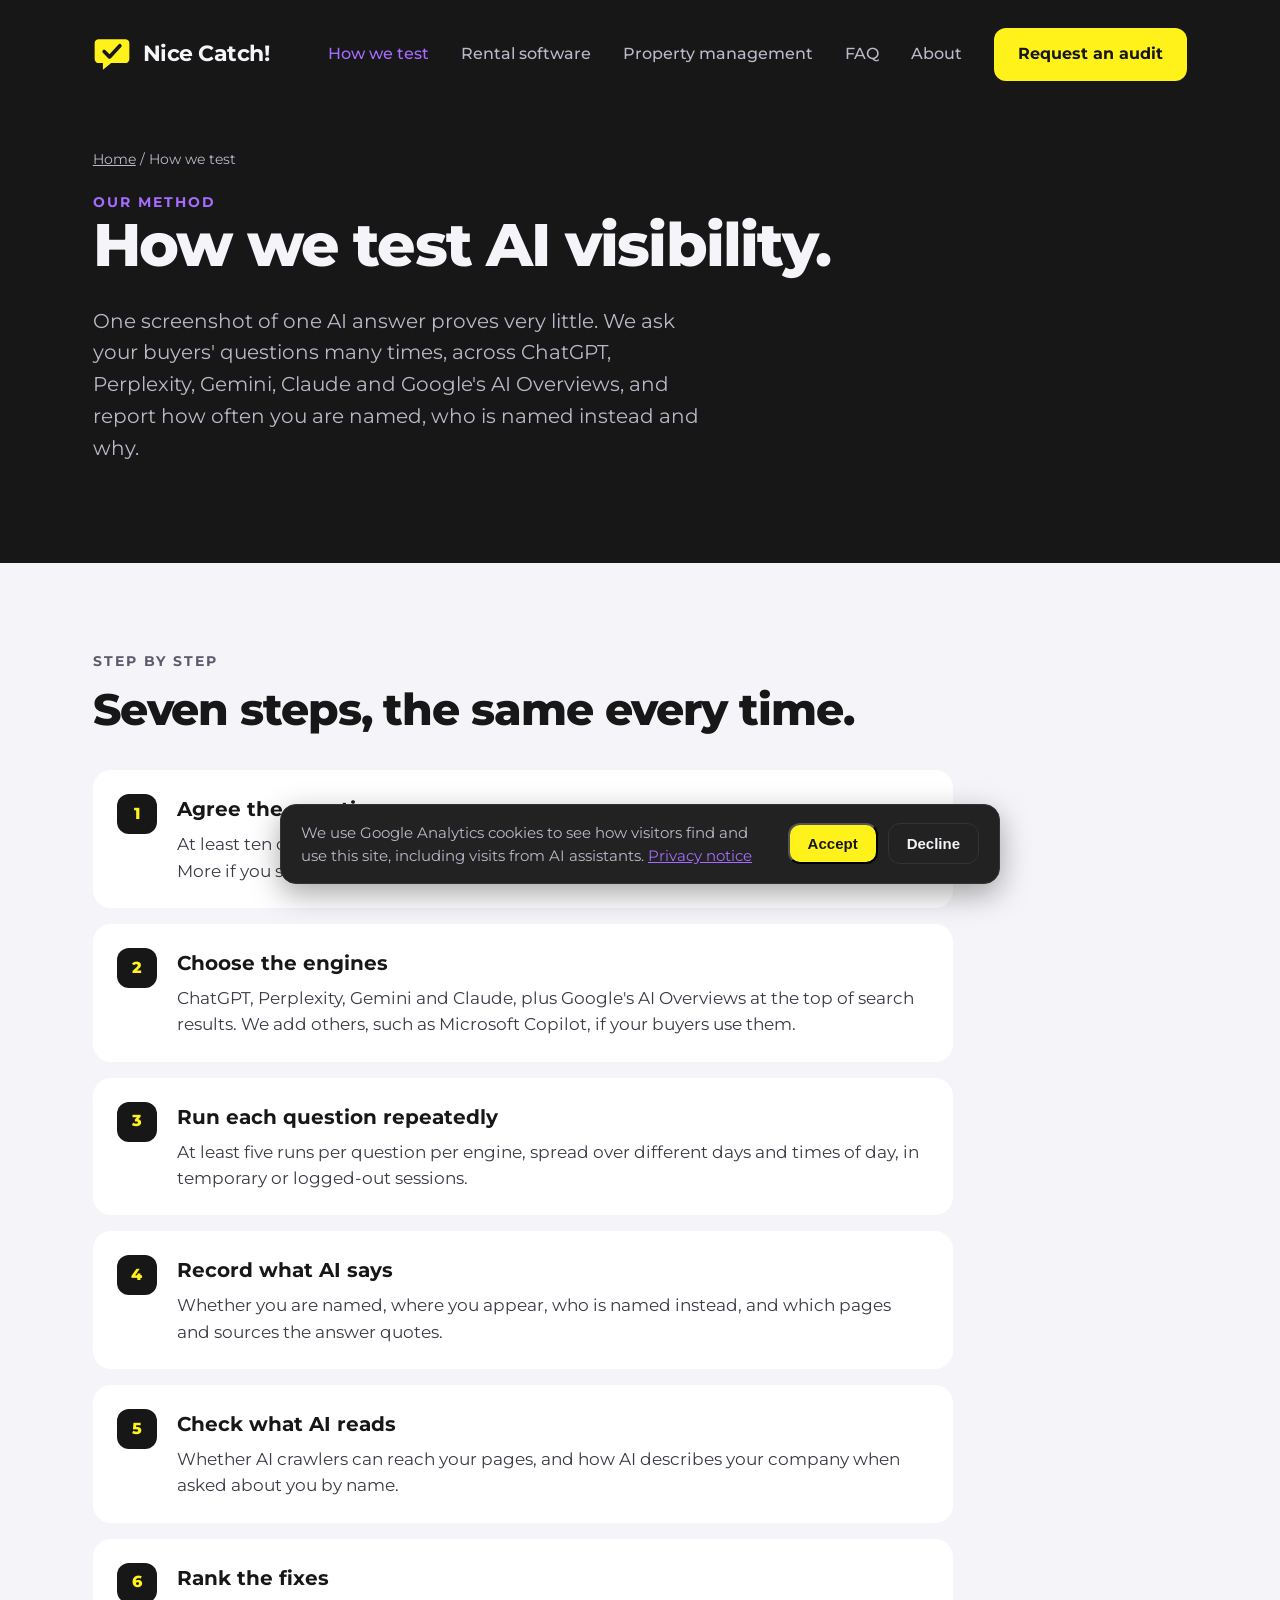
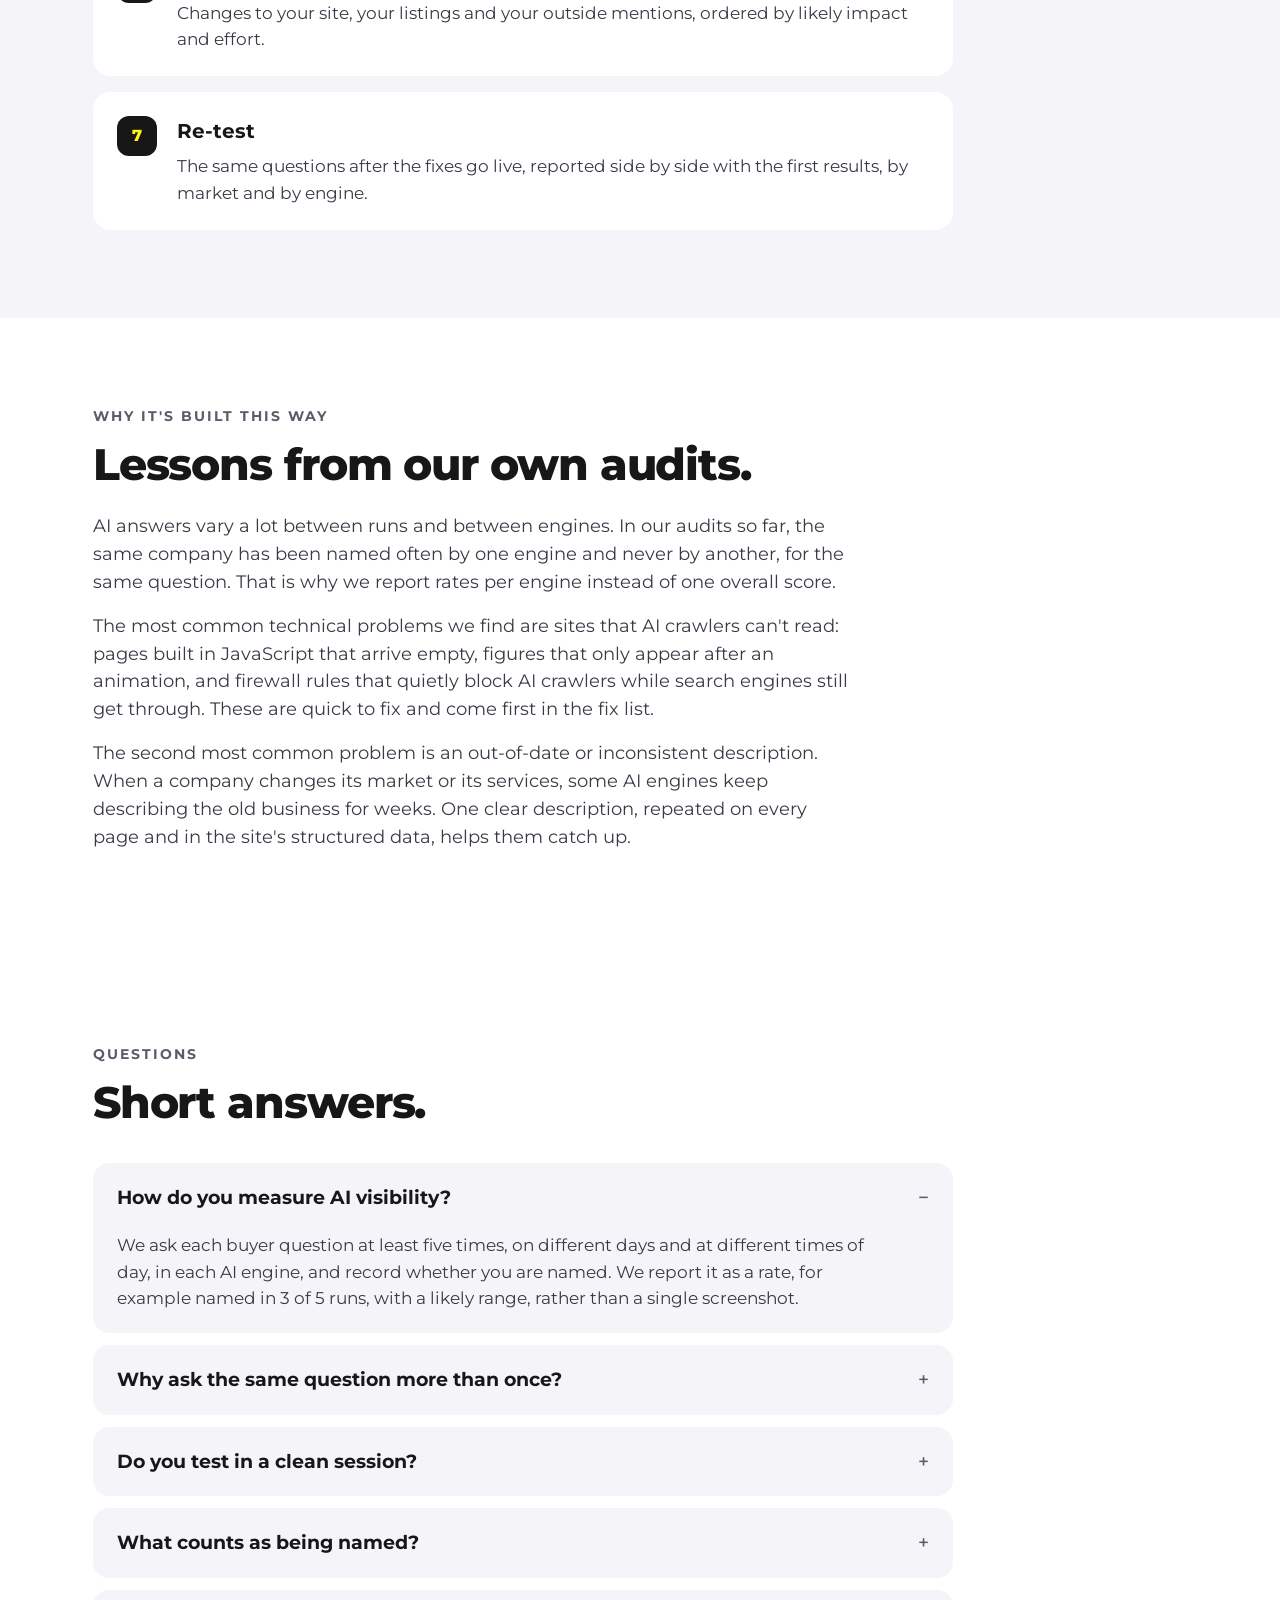
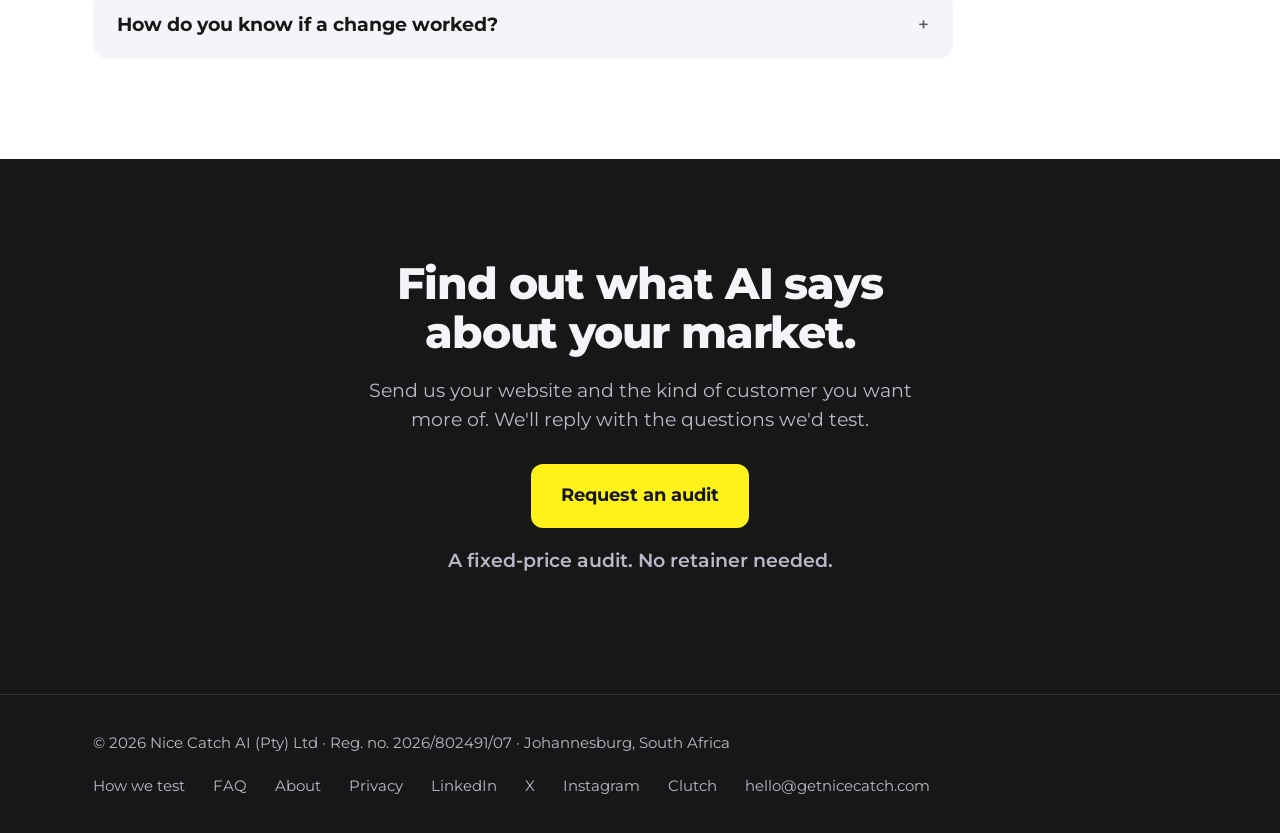
<file: method/index.html>
<!doctype html>
<html lang="en">
<head>
<meta charset="utf-8">
<meta property="og:image" content="https://getnicecatch.com/og-image.png">
<meta property="og:image:width" content="1200">
<meta property="og:image:height" content="630">
<meta name="twitter:card" content="summary_large_image">
<meta name="twitter:site" content="@nicecatchai">
<meta name="twitter:image" content="https://getnicecatch.com/og-image.png">
<meta name="viewport" content="width=device-width, initial-scale=1">
<title>How we test AI visibility | Nice Catch!</title>
<meta name="description" content="How Nice Catch! measures AI search visibility: agreed buyer questions, five AI engines (ChatGPT, Perplexity, Gemini, Claude and Google&#x27;s AI Overviews), repeated runs in clean sessions, rates with likely ranges, source and crawler checks, and a re-test.">
<link rel="canonical" href="https://getnicecatch.com/method/">
<meta property="og:type" content="website">
<meta property="og:title" content="How we test AI visibility | Nice Catch!">
<meta property="og:description" content="How Nice Catch! measures AI search visibility: agreed buyer questions, five AI engines (ChatGPT, Perplexity, Gemini, Claude and Google&#x27;s AI Overviews), repeated runs in clean sessions, rates with likely ranges, source and crawler checks, and a re-test.">
<meta property="og:url" content="https://getnicecatch.com/method/">
<meta name="theme-color" content="#171717">
<link rel="icon" href="data:image/svg+xml,%3Csvg xmlns='http://www.w3.org/2000/svg' viewBox='0 0 92 92'%3E%3Cpath d='M14 10h64a10 10 0 0 1 10 10v38a10 10 0 0 1-10 10H44L24 84V68H14A10 10 0 0 1 4 58V20a10 10 0 0 1 10-10z' fill='%23FFF21A'/%3E%3Cpath d='M27 40l13 13 25-27' stroke='%23171717' stroke-width='9' stroke-linecap='round' stroke-linejoin='round' fill='none'/%3E%3C/svg%3E">
<link rel="preconnect" href="https://fonts.googleapis.com">
<link rel="preconnect" href="https://fonts.gstatic.com" crossorigin>
<link rel="stylesheet" href="https://fonts.googleapis.com/css2?family=Montserrat:wght@400;500;600;700;800&display=swap">
<link rel="stylesheet" href="/style.css">
<script src="/consent.js" defer></script>
<script type="application/ld+json">
{
 "@context": "https://schema.org",
 "@graph": [
  {
   "@type": "WebPage",
   "@id": "https://getnicecatch.com/method/#page",
   "url": "https://getnicecatch.com/method/",
   "name": "How we test AI visibility | Nice Catch!",
   "description": "How Nice Catch! measures AI search visibility: agreed buyer questions, five AI engines (ChatGPT, Perplexity, Gemini, Claude and Google's AI Overviews), repeated runs in clean sessions, rates with likely ranges, source and crawler checks, and a re-test.",
   "isPartOf": {
    "@id": "https://getnicecatch.com/#site"
   },
   "about": {
    "@id": "https://getnicecatch.com/#org"
   },
   "publisher": {
    "@id": "https://getnicecatch.com/#org"
   },
   "dateModified": "2026-10-25",
   "inLanguage": "en"
  },
  {
   "@type": "BreadcrumbList",
   "itemListElement": [
    {
     "@type": "ListItem",
     "position": 1,
     "name": "Home",
     "item": "https://getnicecatch.com/"
    },
    {
     "@type": "ListItem",
     "position": 2,
     "name": "How we test",
     "item": "https://getnicecatch.com/method/"
    }
   ]
  },
  {
   "@type": "FAQPage",
   "mainEntity": [
    {
     "@type": "Question",
     "name": "How do you measure AI visibility?",
     "acceptedAnswer": {
      "@type": "Answer",
      "text": "We ask each buyer question at least five times, on different days and at different times of day, in each AI engine, and record whether you are named. We report it as a rate, for example named in 3 of 5 runs, with a likely range, rather than a single screenshot."
     }
    },
    {
     "@type": "Question",
     "name": "Why ask the same question more than once?",
     "acceptedAnswer": {
      "@type": "Answer",
      "text": "AI answers change from one run to the next. A single test can show you named by luck or missing by luck. Repeated runs show how often you are really named."
     }
    },
    {
     "@type": "Question",
     "name": "Do you test in a clean session?",
     "acceptedAnswer": {
      "@type": "Answer",
      "text": "Yes. We use temporary or logged-out sessions where the engine allows it, so past chats and saved memory don't affect the answers, and we note how each engine was set up in the report."
     }
    },
    {
     "@type": "Question",
     "name": "What counts as being named?",
     "acceptedAnswer": {
      "@type": "Answer",
      "text": "Your company or product has to appear in the answer text itself. A link in the sources alone doesn't count, and neither does an answer that only mentions you because the account knows who is asking."
     }
    },
    {
     "@type": "Question",
     "name": "How do you know if a change worked?",
     "acceptedAnswer": {
      "@type": "Answer",
      "text": "We re-run the same questions after the changes go live and compare the rates. With small samples we say how far a result has to move before it counts as a real change."
     }
    }
   ]
  }
 ]
}
</script>
</head>
<body>
<header class="dark">
<div class="wrap nav">
<a class="brand" href="/" aria-label="Nice Catch! home">
<svg width="38" height="38" viewBox="0 0 92 92" fill="none" aria-hidden="true"><path d="M14 10h64a10 10 0 0 1 10 10v38a10 10 0 0 1-10 10H44L24 84V68H14A10 10 0 0 1 4 58V20a10 10 0 0 1 10-10z" fill="#FFF21A"/><path d="M27 40l13 13 25-27" stroke="#171717" stroke-width="9" stroke-linecap="round" stroke-linejoin="round"/></svg>
Nice Catch!
</a>
<nav class="links" aria-label="Main">
<a href="/method/" aria-current="page">How we test</a>
<a href="/vacation-rental-software/">Rental software</a>
<a href="/property-management-software/">Property management</a>
<a href="/faq/">FAQ</a>
<a href="/about/">About</a>
<a class="btn" href="mailto:hello@getnicecatch.com?subject=Audit%20request">Request an audit</a>
</nav>
</div>
</header>
<div class="dark sub-hero">
<div class="wrap">
<nav class="crumbs" aria-label="Breadcrumb"><a href="/">Home</a> <span aria-hidden="true">/</span> How we test</nav>
<p class="eyebrow">Our method</p>
<h1>How we test AI visibility.</h1>
<p class="lede">One screenshot of one AI answer proves very little. We ask your buyers' questions many times, across ChatGPT, Perplexity, Gemini, Claude and Google's AI Overviews, and report how often you are named, who is named instead and why.</p>
</div>
</div>
<main>
<section>
<div class="wrap">
<p class="eyebrow">Step by step</p>
<h2>Seven steps, the same every time.</h2>
<ol class="steps">
<li><h3>Agree the questions</h3><p>At least ten questions your buyers ask, in their words, agreed with you before testing. More if you sell into several markets.</p></li>
<li><h3>Choose the engines</h3><p>ChatGPT, Perplexity, Gemini and Claude, plus Google&#x27;s AI Overviews at the top of search results. We add others, such as Microsoft Copilot, if your buyers use them.</p></li>
<li><h3>Run each question repeatedly</h3><p>At least five runs per question per engine, spread over different days and times of day, in temporary or logged-out sessions.</p></li>
<li><h3>Record what AI says</h3><p>Whether you are named, where you appear, who is named instead, and which pages and sources the answer quotes.</p></li>
<li><h3>Check what AI reads</h3><p>Whether AI crawlers can reach your pages, and how AI describes your company when asked about you by name.</p></li>
<li><h3>Rank the fixes</h3><p>Changes to your site, your listings and your outside mentions, ordered by likely impact and effort.</p></li>
<li><h3>Re-test</h3><p>The same questions after the fixes go live, reported side by side with the first results, by market and by engine.</p></li>
</ol>
</div>
</section><section class="white">
<div class="wrap">
<p class="eyebrow">Why it&#x27;s built this way</p>
<h2>Lessons from our own audits.</h2>
<div class="prose">
<p>AI answers vary a lot between runs and between engines. In our audits so far, the same company has been named often by one engine and never by another, for the same question. That is why we report rates per engine instead of one overall score.</p>
<p>The most common technical problems we find are sites that AI crawlers can't read: pages built in JavaScript that arrive empty, figures that only appear after an animation, and firewall rules that quietly block AI crawlers while search engines still get through. These are quick to fix and come first in the fix list.</p>
<p>The second most common problem is an out-of-date or inconsistent description. When a company changes its market or its services, some AI engines keep describing the old business for weeks. One clear description, repeated on every page and in the site's structured data, helps them catch up.</p>
</div>
</div>
</section>
<section id="faq" class="white">
<div class="wrap">
<p class="eyebrow">Questions</p>
<h2>Short answers.</h2>
<div class="faq">
<details open><summary>How do you measure AI visibility?</summary><p>We ask each buyer question at least five times, on different days and at different times of day, in each AI engine, and record whether you are named. We report it as a rate, for example named in 3 of 5 runs, with a likely range, rather than a single screenshot.</p></details>
<details><summary>Why ask the same question more than once?</summary><p>AI answers change from one run to the next. A single test can show you named by luck or missing by luck. Repeated runs show how often you are really named.</p></details>
<details><summary>Do you test in a clean session?</summary><p>Yes. We use temporary or logged-out sessions where the engine allows it, so past chats and saved memory don&#x27;t affect the answers, and we note how each engine was set up in the report.</p></details>
<details><summary>What counts as being named?</summary><p>Your company or product has to appear in the answer text itself. A link in the sources alone doesn&#x27;t count, and neither does an answer that only mentions you because the account knows who is asking.</p></details>
<details><summary>How do you know if a change worked?</summary><p>We re-run the same questions after the changes go live and compare the rates. With small samples we say how far a result has to move before it counts as a real change.</p></details>
</div>
</div>
</section>
<section class="dark close">
<div class="wrap">
<h2>Find out what AI says about your market.</h2>
<p>Send us your website and the kind of customer you want more of. We'll reply with the questions we'd test.</p>
<a class="btn big" href="mailto:hello@getnicecatch.com?subject=Audit%20request">Request an audit</a>
<p class="promise">A fixed-price audit. No retainer needed.</p>
</div>
</section>
</main>
<footer class="dark">
<div class="wrap foot">
<div>© 2026 Nice Catch AI (Pty) Ltd · Reg. no. 2026/802491/07 · Johannesburg, South Africa</div>
<nav aria-label="Pages, social and contact">
<a href="/method/">How we test</a>
<a href="/faq/">FAQ</a>
<a href="/about/">About</a>
<a href="/privacy/">Privacy</a>
<a href="https://www.linkedin.com/company/nicecatchai" rel="me">LinkedIn</a>
<a href="https://x.com/nicecatchai" rel="me">X</a>
<a href="https://www.instagram.com/nicecatchai" rel="me">Instagram</a>
<a href="https://clutch.co/profile/nice-catch" rel="me">Clutch</a>
<a href="mailto:hello@getnicecatch.com">hello@getnicecatch.com</a>
</nav>
</div>
</footer>
</body>
</html>
</file>
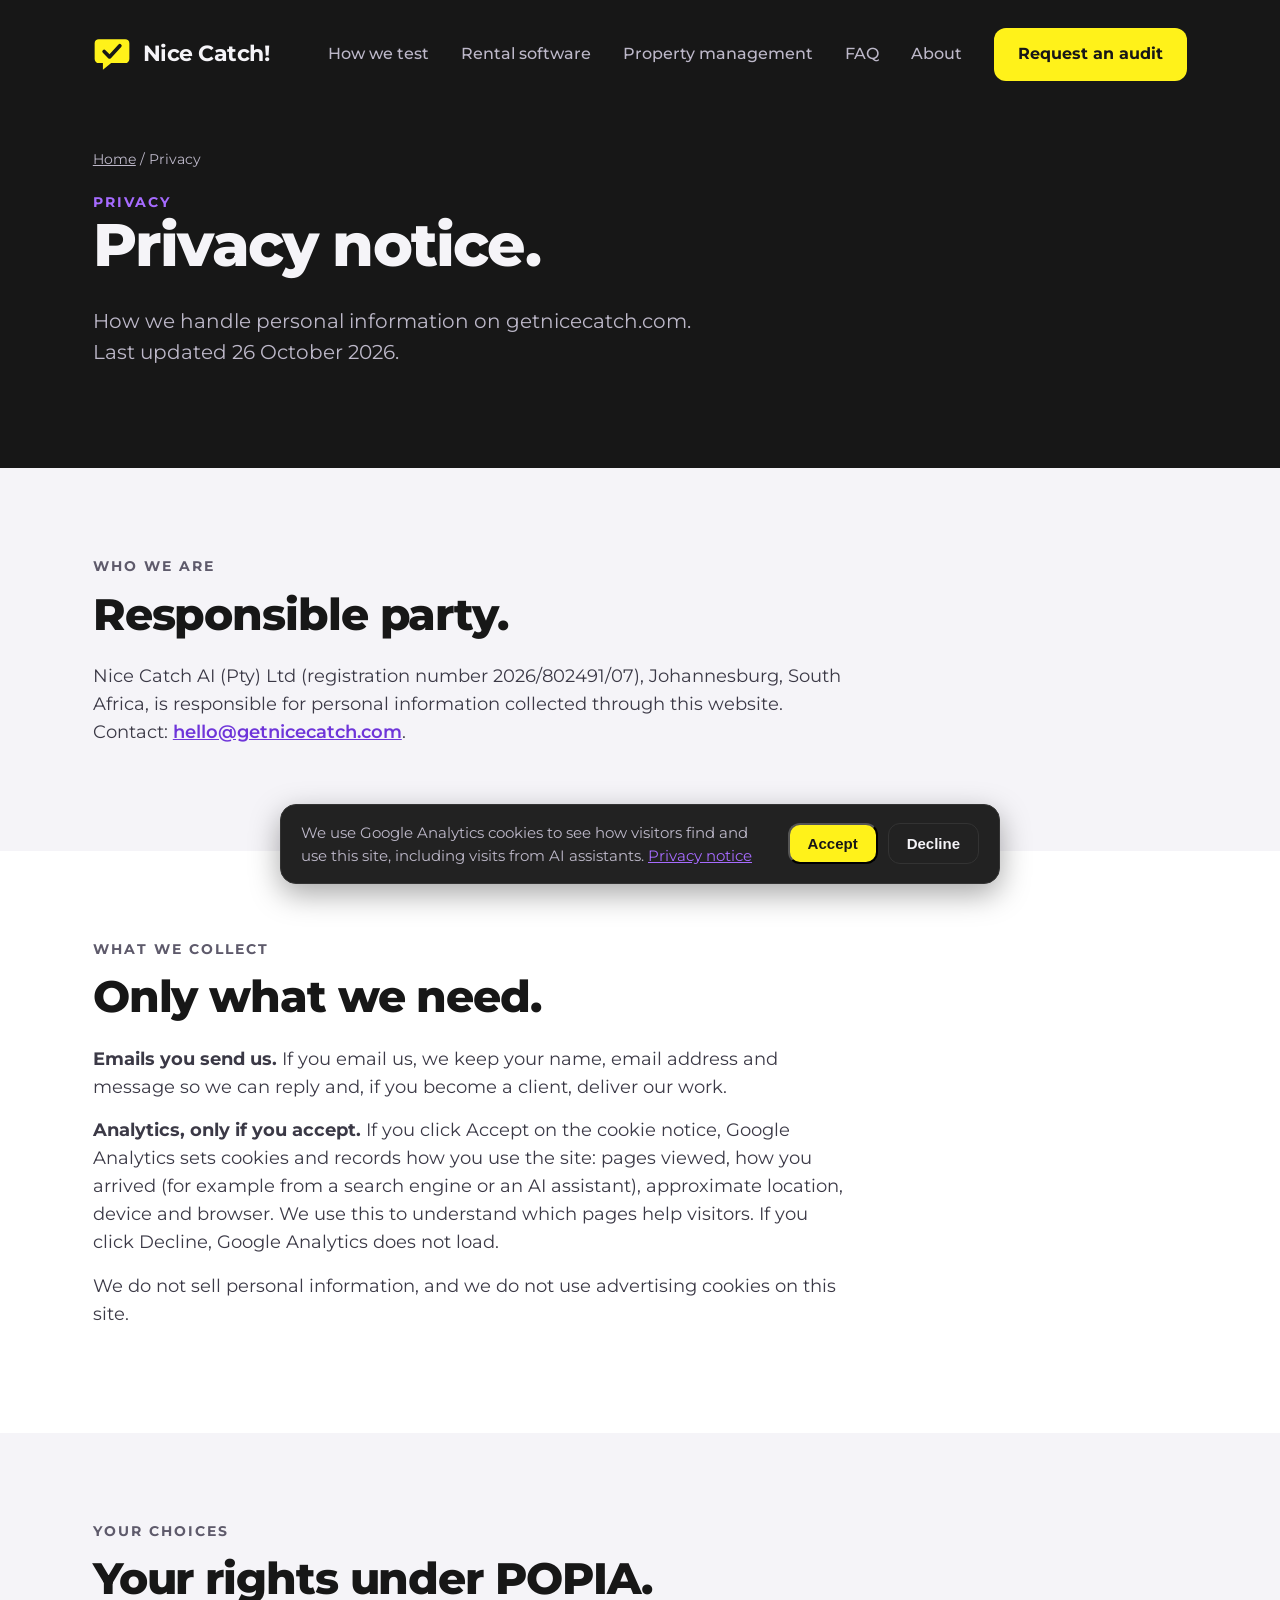
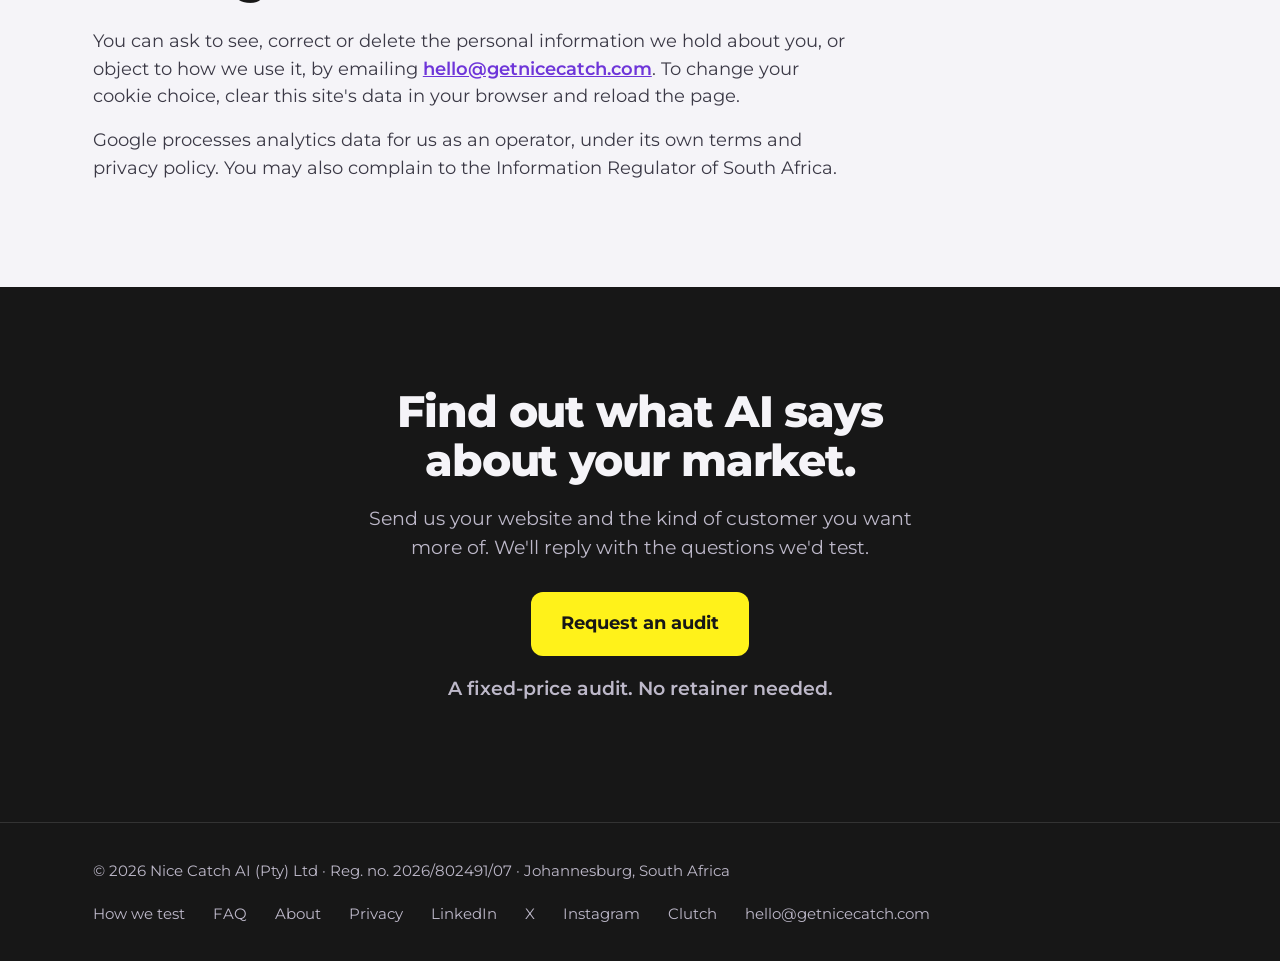
<file: privacy/index.html>
<!doctype html>
<html lang="en">
<head>
<meta charset="utf-8">
<meta property="og:image" content="https://getnicecatch.com/og-image.png">
<meta property="og:image:width" content="1200">
<meta property="og:image:height" content="630">
<meta name="twitter:card" content="summary_large_image">
<meta name="twitter:site" content="@nicecatchai">
<meta name="twitter:image" content="https://getnicecatch.com/og-image.png">
<meta name="viewport" content="width=device-width, initial-scale=1">
<title>Privacy notice | Nice Catch!</title>
<meta name="description" content="How Nice Catch AI (Pty) Ltd collects and uses personal information on getnicecatch.com, including Google Analytics cookies, under South Africa&#x27;s POPIA.">
<link rel="canonical" href="https://getnicecatch.com/privacy/">
<meta property="og:type" content="website">
<meta property="og:title" content="Privacy notice | Nice Catch!">
<meta property="og:description" content="How Nice Catch AI (Pty) Ltd collects and uses personal information on getnicecatch.com, including Google Analytics cookies, under South Africa&#x27;s POPIA.">
<meta property="og:url" content="https://getnicecatch.com/privacy/">
<meta name="theme-color" content="#171717">
<link rel="icon" href="data:image/svg+xml,%3Csvg xmlns='http://www.w3.org/2000/svg' viewBox='0 0 92 92'%3E%3Cpath d='M14 10h64a10 10 0 0 1 10 10v38a10 10 0 0 1-10 10H44L24 84V68H14A10 10 0 0 1 4 58V20a10 10 0 0 1 10-10z' fill='%23FFF21A'/%3E%3Cpath d='M27 40l13 13 25-27' stroke='%23171717' stroke-width='9' stroke-linecap='round' stroke-linejoin='round' fill='none'/%3E%3C/svg%3E">
<link rel="preconnect" href="https://fonts.googleapis.com">
<link rel="preconnect" href="https://fonts.gstatic.com" crossorigin>
<link rel="stylesheet" href="https://fonts.googleapis.com/css2?family=Montserrat:wght@400;500;600;700;800&display=swap">
<link rel="stylesheet" href="/style.css">
<script src="/consent.js" defer></script>
<script type="application/ld+json">
{
 "@context": "https://schema.org",
 "@graph": [
  {
   "@type": "WebPage",
   "@id": "https://getnicecatch.com/privacy/#page",
   "url": "https://getnicecatch.com/privacy/",
   "name": "Privacy notice | Nice Catch!",
   "description": "How Nice Catch AI (Pty) Ltd collects and uses personal information on getnicecatch.com, including Google Analytics cookies, under South Africa's POPIA.",
   "isPartOf": {
    "@id": "https://getnicecatch.com/#site"
   },
   "about": {
    "@id": "https://getnicecatch.com/#org"
   },
   "publisher": {
    "@id": "https://getnicecatch.com/#org"
   },
   "dateModified": "2026-10-25",
   "inLanguage": "en"
  },
  {
   "@type": "BreadcrumbList",
   "itemListElement": [
    {
     "@type": "ListItem",
     "position": 1,
     "name": "Home",
     "item": "https://getnicecatch.com/"
    },
    {
     "@type": "ListItem",
     "position": 2,
     "name": "Privacy",
     "item": "https://getnicecatch.com/privacy/"
    }
   ]
  }
 ]
}
</script>
</head>
<body>
<header class="dark">
<div class="wrap nav">
<a class="brand" href="/" aria-label="Nice Catch! home">
<svg width="38" height="38" viewBox="0 0 92 92" fill="none" aria-hidden="true"><path d="M14 10h64a10 10 0 0 1 10 10v38a10 10 0 0 1-10 10H44L24 84V68H14A10 10 0 0 1 4 58V20a10 10 0 0 1 10-10z" fill="#FFF21A"/><path d="M27 40l13 13 25-27" stroke="#171717" stroke-width="9" stroke-linecap="round" stroke-linejoin="round"/></svg>
Nice Catch!
</a>
<nav class="links" aria-label="Main">
<a href="/method/">How we test</a>
<a href="/vacation-rental-software/">Rental software</a>
<a href="/property-management-software/">Property management</a>
<a href="/faq/">FAQ</a>
<a href="/about/">About</a>
<a class="btn" href="mailto:hello@getnicecatch.com?subject=Audit%20request">Request an audit</a>
</nav>
</div>
</header>
<div class="dark sub-hero">
<div class="wrap">
<nav class="crumbs" aria-label="Breadcrumb"><a href="/">Home</a> <span aria-hidden="true">/</span> Privacy</nav>
<p class="eyebrow">Privacy</p>
<h1>Privacy notice.</h1>
<p class="lede">How we handle personal information on getnicecatch.com. Last updated 26 October 2026.</p>
</div>
</div>
<main>
<section>
<div class="wrap">
<p class="eyebrow">Who we are</p>
<h2>Responsible party.</h2>
<div class="prose">
<p>Nice Catch AI (Pty) Ltd (registration number 2026/802491/07), Johannesburg, South Africa, is responsible for personal information collected through this website. Contact: <a href="mailto:hello@getnicecatch.com">hello@getnicecatch.com</a>.</p>
</div>
</div>
</section><section class="white">
<div class="wrap">
<p class="eyebrow">What we collect</p>
<h2>Only what we need.</h2>
<div class="prose">
<p><strong>Emails you send us.</strong> If you email us, we keep your name, email address and message so we can reply and, if you become a client, deliver our work.</p>
<p><strong>Analytics, only if you accept.</strong> If you click Accept on the cookie notice, Google Analytics sets cookies and records how you use the site: pages viewed, how you arrived (for example from a search engine or an AI assistant), approximate location, device and browser. We use this to understand which pages help visitors. If you click Decline, Google Analytics does not load.</p>
<p>We do not sell personal information, and we do not use advertising cookies on this site.</p>
</div>
</div>
</section><section>
<div class="wrap">
<p class="eyebrow">Your choices</p>
<h2>Your rights under POPIA.</h2>
<div class="prose">
<p>You can ask to see, correct or delete the personal information we hold about you, or object to how we use it, by emailing <a href="mailto:hello@getnicecatch.com">hello@getnicecatch.com</a>. To change your cookie choice, clear this site's data in your browser and reload the page.</p>
<p>Google processes analytics data for us as an operator, under its own terms and privacy policy. You may also complain to the Information Regulator of South Africa.</p>
</div>
</div>
</section>

<section class="dark close">
<div class="wrap">
<h2>Find out what AI says about your market.</h2>
<p>Send us your website and the kind of customer you want more of. We'll reply with the questions we'd test.</p>
<a class="btn big" href="mailto:hello@getnicecatch.com?subject=Audit%20request">Request an audit</a>
<p class="promise">A fixed-price audit. No retainer needed.</p>
</div>
</section>
</main>
<footer class="dark">
<div class="wrap foot">
<div>© 2026 Nice Catch AI (Pty) Ltd · Reg. no. 2026/802491/07 · Johannesburg, South Africa</div>
<nav aria-label="Pages, social and contact">
<a href="/method/">How we test</a>
<a href="/faq/">FAQ</a>
<a href="/about/">About</a>
<a href="/privacy/">Privacy</a>
<a href="https://www.linkedin.com/company/nicecatchai" rel="me">LinkedIn</a>
<a href="https://x.com/nicecatchai" rel="me">X</a>
<a href="https://www.instagram.com/nicecatchai" rel="me">Instagram</a>
<a href="https://clutch.co/profile/nice-catch" rel="me">Clutch</a>
<a href="mailto:hello@getnicecatch.com">hello@getnicecatch.com</a>
</nav>
</div>
</footer>
</body>
</html>
</file>
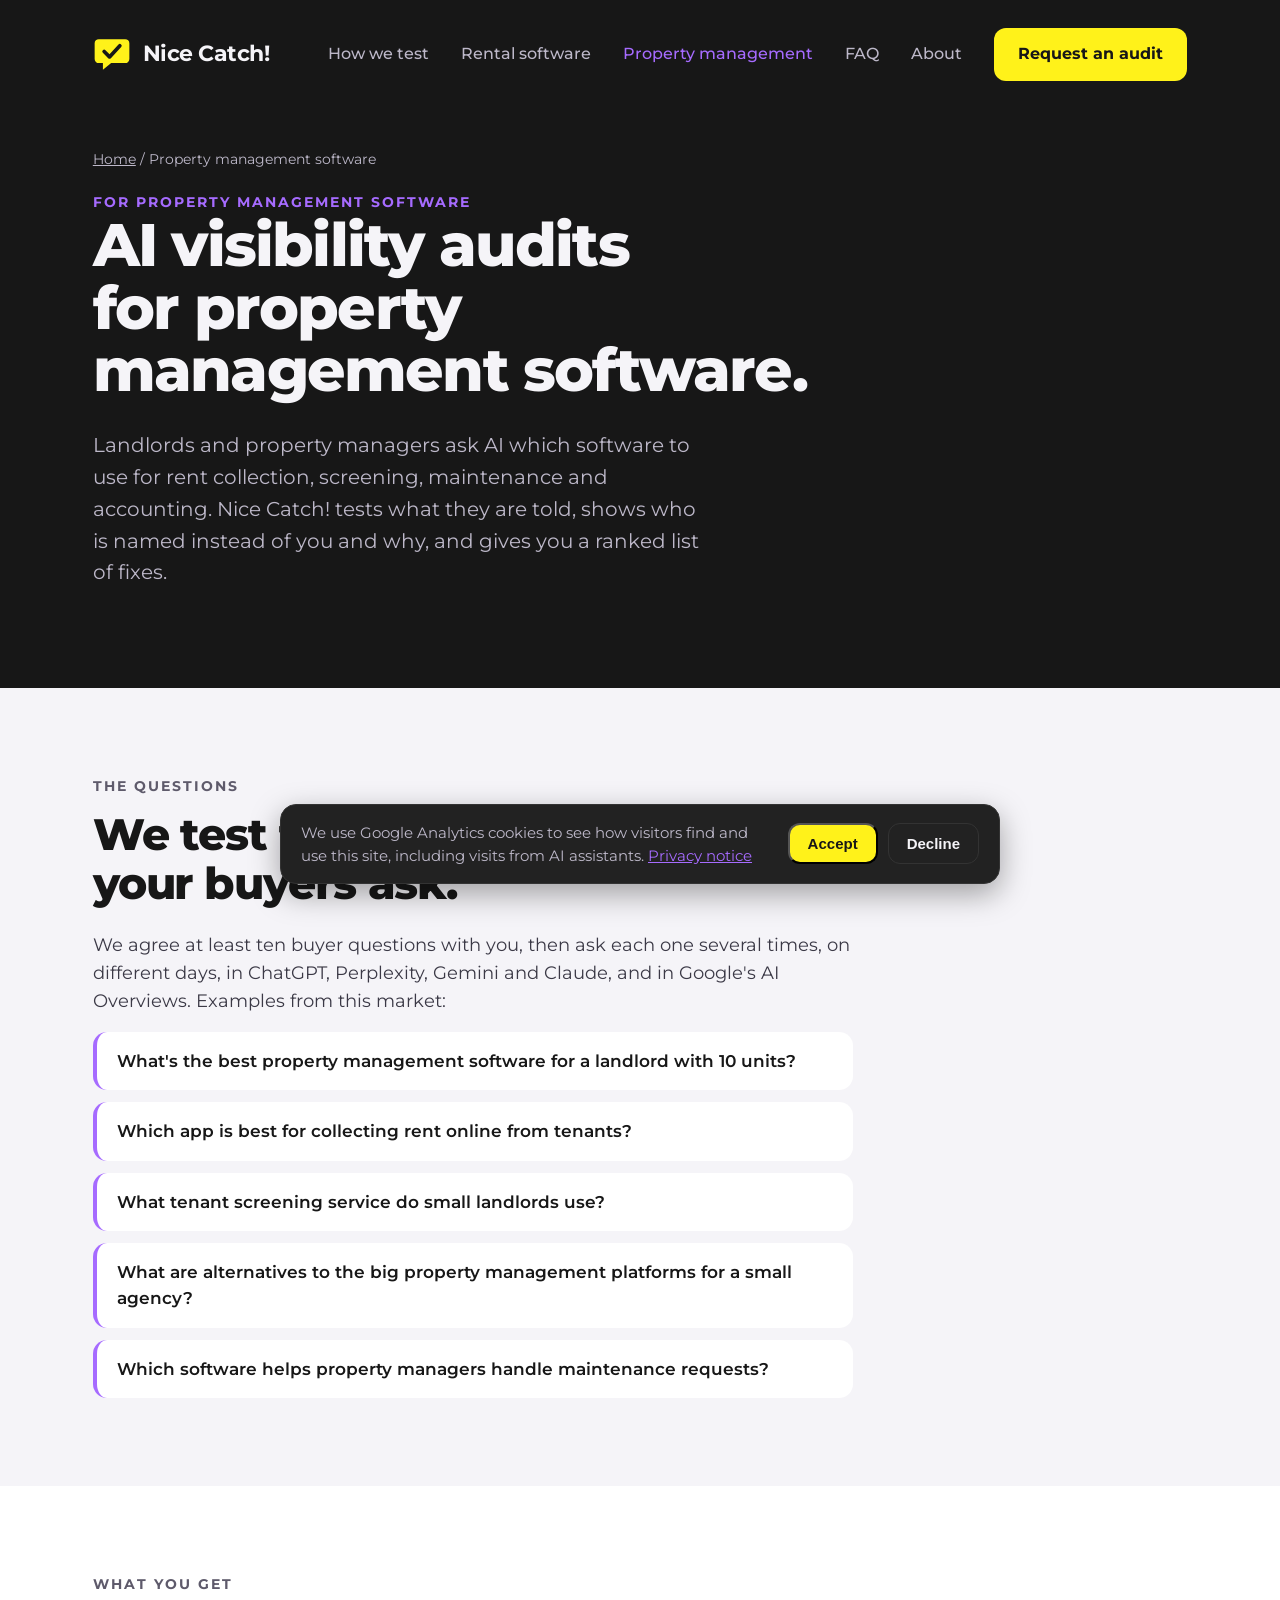
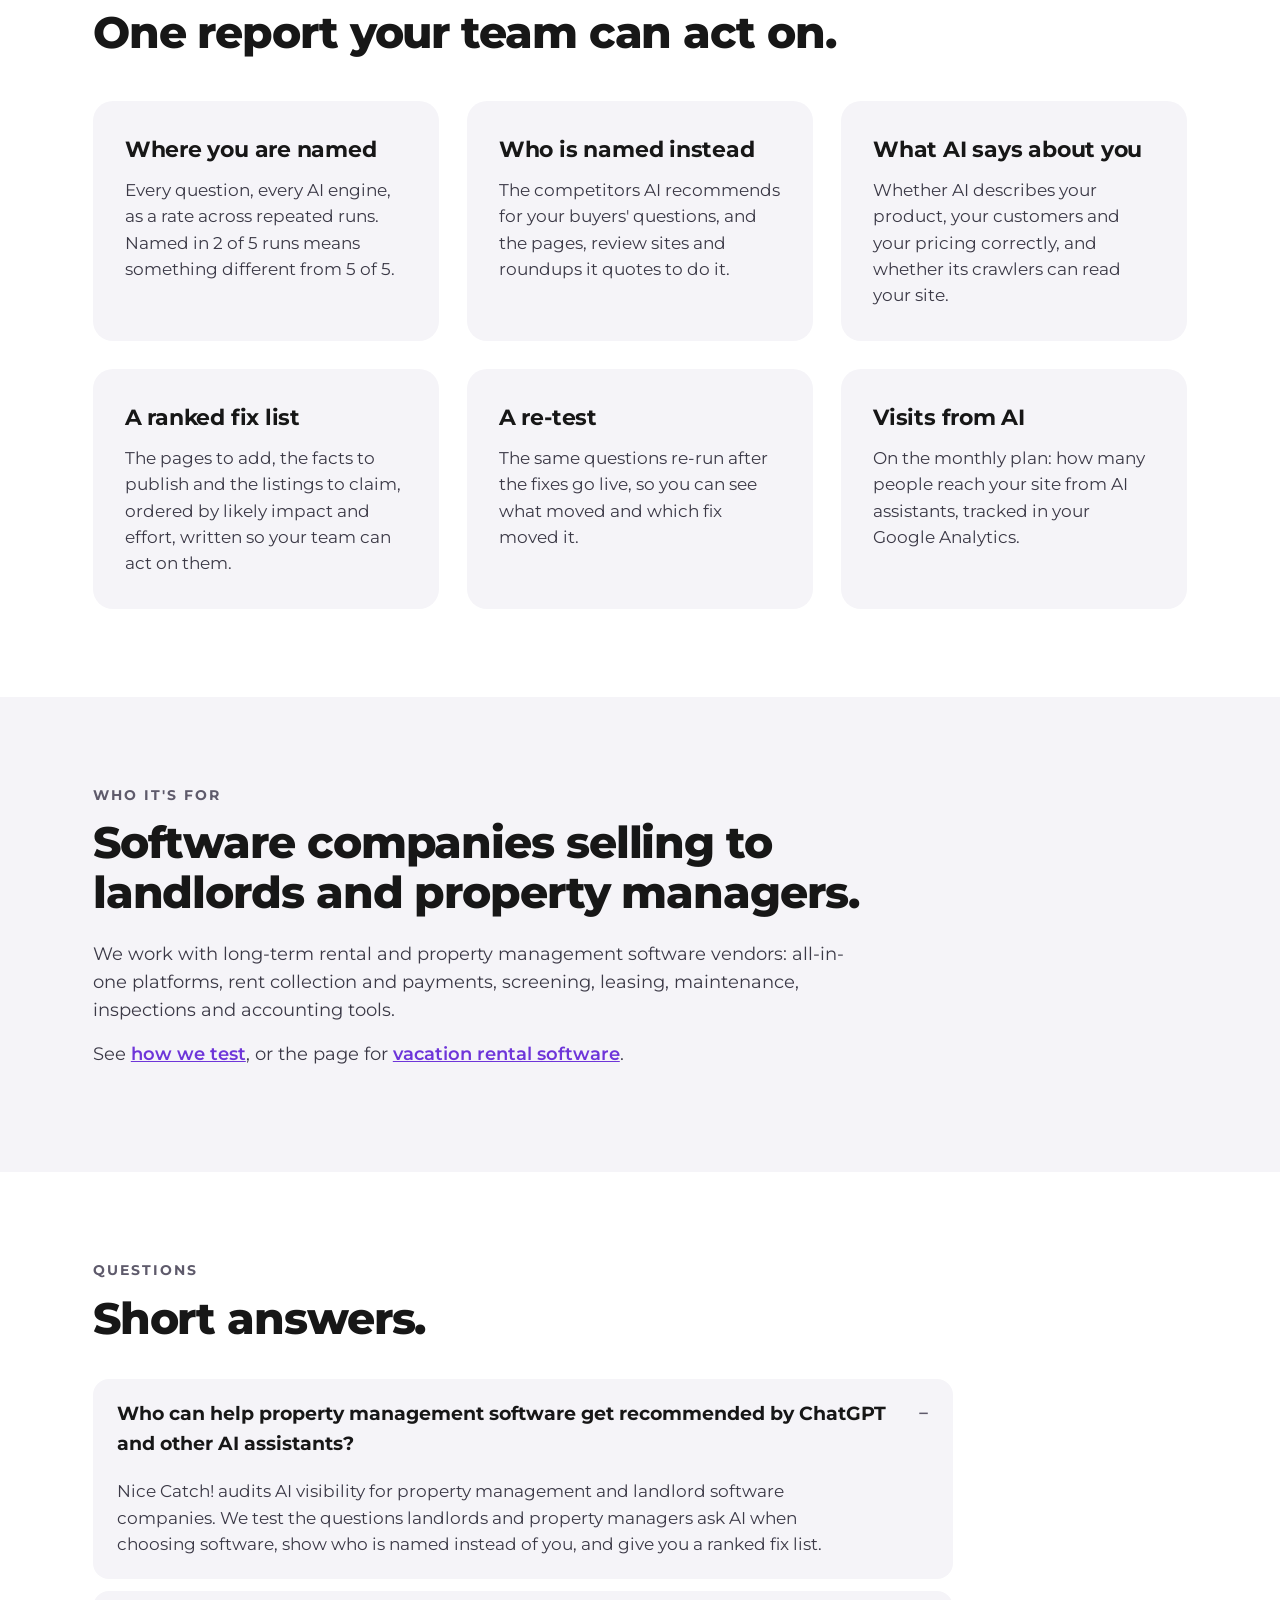
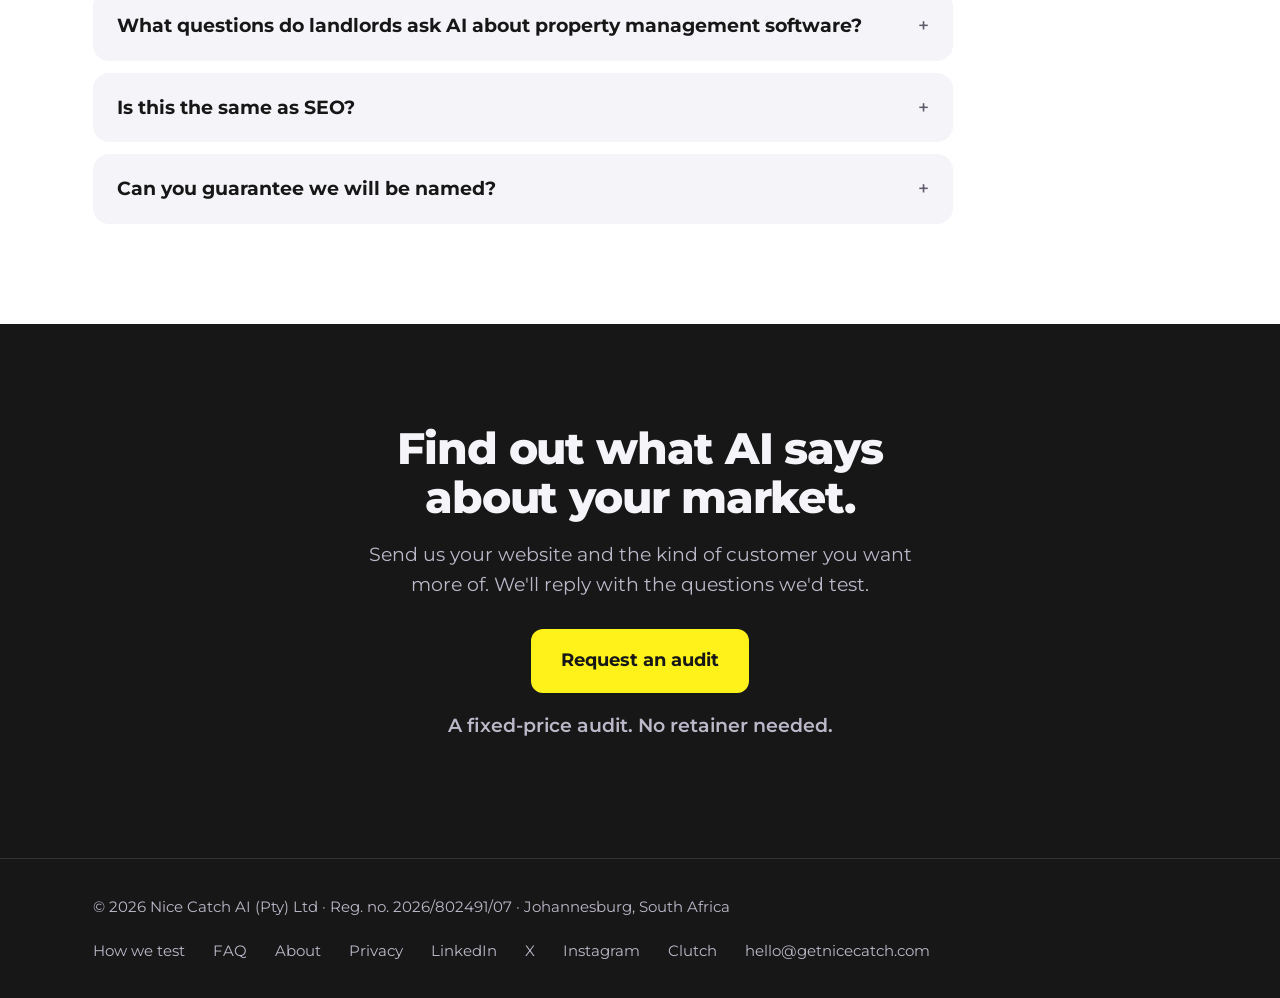
<file: property-management-software/index.html>
<!doctype html>
<html lang="en">
<head>
<meta charset="utf-8">
<meta property="og:image" content="https://getnicecatch.com/og-image.png">
<meta property="og:image:width" content="1200">
<meta property="og:image:height" content="630">
<meta name="twitter:card" content="summary_large_image">
<meta name="twitter:site" content="@nicecatchai">
<meta name="twitter:image" content="https://getnicecatch.com/og-image.png">
<meta name="viewport" content="width=device-width, initial-scale=1">
<title>AI visibility audits for property management software | Nice Catch!</title>
<meta name="description" content="AI visibility audits for property management and landlord software. We test what AI tells landlords and property managers, show who is named instead of you, and give you a ranked fix list.">
<link rel="canonical" href="https://getnicecatch.com/property-management-software/">
<meta property="og:type" content="website">
<meta property="og:title" content="AI visibility audits for property management software | Nice Catch!">
<meta property="og:description" content="AI visibility audits for property management and landlord software. We test what AI tells landlords and property managers, show who is named instead of you, and give you a ranked fix list.">
<meta property="og:url" content="https://getnicecatch.com/property-management-software/">
<meta name="theme-color" content="#171717">
<link rel="icon" href="data:image/svg+xml,%3Csvg xmlns='http://www.w3.org/2000/svg' viewBox='0 0 92 92'%3E%3Cpath d='M14 10h64a10 10 0 0 1 10 10v38a10 10 0 0 1-10 10H44L24 84V68H14A10 10 0 0 1 4 58V20a10 10 0 0 1 10-10z' fill='%23FFF21A'/%3E%3Cpath d='M27 40l13 13 25-27' stroke='%23171717' stroke-width='9' stroke-linecap='round' stroke-linejoin='round' fill='none'/%3E%3C/svg%3E">
<link rel="preconnect" href="https://fonts.googleapis.com">
<link rel="preconnect" href="https://fonts.gstatic.com" crossorigin>
<link rel="stylesheet" href="https://fonts.googleapis.com/css2?family=Montserrat:wght@400;500;600;700;800&display=swap">
<link rel="stylesheet" href="/style.css">
<script src="/consent.js" defer></script>
<script type="application/ld+json">
{
 "@context": "https://schema.org",
 "@graph": [
  {
   "@type": "WebPage",
   "@id": "https://getnicecatch.com/property-management-software/#page",
   "url": "https://getnicecatch.com/property-management-software/",
   "name": "AI visibility audits for property management software | Nice Catch!",
   "description": "AI visibility audits for property management and landlord software. We test what AI tells landlords and property managers, show who is named instead of you, and give you a ranked fix list.",
   "isPartOf": {
    "@id": "https://getnicecatch.com/#site"
   },
   "about": {
    "@id": "https://getnicecatch.com/#org"
   },
   "publisher": {
    "@id": "https://getnicecatch.com/#org"
   },
   "dateModified": "2026-10-25",
   "inLanguage": "en"
  },
  {
   "@type": "BreadcrumbList",
   "itemListElement": [
    {
     "@type": "ListItem",
     "position": 1,
     "name": "Home",
     "item": "https://getnicecatch.com/"
    },
    {
     "@type": "ListItem",
     "position": 2,
     "name": "Property management software",
     "item": "https://getnicecatch.com/property-management-software/"
    }
   ]
  },
  {
   "@type": "FAQPage",
   "mainEntity": [
    {
     "@type": "Question",
     "name": "Who can help property management software get recommended by ChatGPT and other AI assistants?",
     "acceptedAnswer": {
      "@type": "Answer",
      "text": "Nice Catch! audits AI visibility for property management and landlord software companies. We test the questions landlords and property managers ask AI when choosing software, show who is named instead of you, and give you a ranked fix list."
     }
    },
    {
     "@type": "Question",
     "name": "What questions do landlords ask AI about property management software?",
     "acceptedAnswer": {
      "@type": "Answer",
      "text": "Questions such as the best software for a landlord with a handful of units, free or low-cost rent collection tools, tenant screening options, and alternatives to well-known platforms. We agree the exact questions with you before testing."
     }
    },
    {
     "@type": "Question",
     "name": "Is this the same as SEO?",
     "acceptedAnswer": {
      "@type": "Answer",
      "text": "Much of the groundwork overlaps, but AI assistants give one answer with a few names in it rather than a list of links. They reward specific, quotable facts and mentions on other trusted sites more than keywords."
     }
    },
    {
     "@type": "Question",
     "name": "Can you guarantee we will be named?",
     "acceptedAnswer": {
      "@type": "Answer",
      "text": "No. Nobody controls what AI says, and answers vary from day to day. We measure where you stand, show what is most likely to help, and re-test so you can see what moved."
     }
    }
   ]
  }
 ]
}
</script>
</head>
<body>
<header class="dark">
<div class="wrap nav">
<a class="brand" href="/" aria-label="Nice Catch! home">
<svg width="38" height="38" viewBox="0 0 92 92" fill="none" aria-hidden="true"><path d="M14 10h64a10 10 0 0 1 10 10v38a10 10 0 0 1-10 10H44L24 84V68H14A10 10 0 0 1 4 58V20a10 10 0 0 1 10-10z" fill="#FFF21A"/><path d="M27 40l13 13 25-27" stroke="#171717" stroke-width="9" stroke-linecap="round" stroke-linejoin="round"/></svg>
Nice Catch!
</a>
<nav class="links" aria-label="Main">
<a href="/method/">How we test</a>
<a href="/vacation-rental-software/">Rental software</a>
<a href="/property-management-software/" aria-current="page">Property management</a>
<a href="/faq/">FAQ</a>
<a href="/about/">About</a>
<a class="btn" href="mailto:hello@getnicecatch.com?subject=Audit%20request">Request an audit</a>
</nav>
</div>
</header>
<div class="dark sub-hero">
<div class="wrap">
<nav class="crumbs" aria-label="Breadcrumb"><a href="/">Home</a> <span aria-hidden="true">/</span> Property management software</nav>
<p class="eyebrow">For property management software</p>
<h1>AI visibility audits for property management software.</h1>
<p class="lede">Landlords and property managers ask AI which software to use for rent collection, screening, maintenance and accounting. Nice Catch! tests what they are told, shows who is named instead of you and why, and gives you a ranked list of fixes.</p>
</div>
</div>
<main>
<section>
<div class="wrap">
<p class="eyebrow">The questions</p>
<h2>We test the questions your buyers ask.</h2>
<div class="prose">
<p>We agree at least ten buyer questions with you, then ask each one several times, on different days, in ChatGPT, Perplexity, Gemini and Claude, and in Google's AI Overviews. Examples from this market:</p>
</div><ul class="qlist">
<li>What&#x27;s the best property management software for a landlord with 10 units?</li>
<li>Which app is best for collecting rent online from tenants?</li>
<li>What tenant screening service do small landlords use?</li>
<li>What are alternatives to the big property management platforms for a small agency?</li>
<li>Which software helps property managers handle maintenance requests?</li>
</ul>
</div>
</section><section class="white">
<div class="wrap">
<p class="eyebrow">What you get</p>
<h2>One report your team can act on.</h2>
<div class="grid g3">
<div class="card"><h3>Where you are named</h3><p>Every question, every AI engine, as a rate across repeated runs. Named in 2 of 5 runs means something different from 5 of 5.</p></div>
<div class="card"><h3>Who is named instead</h3><p>The competitors AI recommends for your buyers&#x27; questions, and the pages, review sites and roundups it quotes to do it.</p></div>
<div class="card"><h3>What AI says about you</h3><p>Whether AI describes your product, your customers and your pricing correctly, and whether its crawlers can read your site.</p></div>
<div class="card"><h3>A ranked fix list</h3><p>The pages to add, the facts to publish and the listings to claim, ordered by likely impact and effort, written so your team can act on them.</p></div>
<div class="card"><h3>A re-test</h3><p>The same questions re-run after the fixes go live, so you can see what moved and which fix moved it.</p></div>
<div class="card"><h3>Visits from AI</h3><p>On the monthly plan: how many people reach your site from AI assistants, tracked in your Google Analytics.</p></div>
</div>
</div>
</section><section>
<div class="wrap">
<p class="eyebrow">Who it&#x27;s for</p>
<h2>Software companies selling to landlords and property managers.</h2>
<div class="prose">
<p>We work with long-term rental and property management software vendors: all-in-one platforms, rent collection and payments, screening, leasing, maintenance, inspections and accounting tools.</p>
<p>See <a href="/method/">how we test</a>, or the page for <a href="/vacation-rental-software/">vacation rental software</a>.</p>
</div>
</div>
</section>
<section id="faq" class="white">
<div class="wrap">
<p class="eyebrow">Questions</p>
<h2>Short answers.</h2>
<div class="faq">
<details open><summary>Who can help property management software get recommended by ChatGPT and other AI assistants?</summary><p>Nice Catch! audits AI visibility for property management and landlord software companies. We test the questions landlords and property managers ask AI when choosing software, show who is named instead of you, and give you a ranked fix list.</p></details>
<details><summary>What questions do landlords ask AI about property management software?</summary><p>Questions such as the best software for a landlord with a handful of units, free or low-cost rent collection tools, tenant screening options, and alternatives to well-known platforms. We agree the exact questions with you before testing.</p></details>
<details><summary>Is this the same as SEO?</summary><p>Much of the groundwork overlaps, but AI assistants give one answer with a few names in it rather than a list of links. They reward specific, quotable facts and mentions on other trusted sites more than keywords.</p></details>
<details><summary>Can you guarantee we will be named?</summary><p>No. Nobody controls what AI says, and answers vary from day to day. We measure where you stand, show what is most likely to help, and re-test so you can see what moved.</p></details>
</div>
</div>
</section>
<section class="dark close">
<div class="wrap">
<h2>Find out what AI says about your market.</h2>
<p>Send us your website and the kind of customer you want more of. We'll reply with the questions we'd test.</p>
<a class="btn big" href="mailto:hello@getnicecatch.com?subject=Audit%20request">Request an audit</a>
<p class="promise">A fixed-price audit. No retainer needed.</p>
</div>
</section>
</main>
<footer class="dark">
<div class="wrap foot">
<div>© 2026 Nice Catch AI (Pty) Ltd · Reg. no. 2026/802491/07 · Johannesburg, South Africa</div>
<nav aria-label="Pages, social and contact">
<a href="/method/">How we test</a>
<a href="/faq/">FAQ</a>
<a href="/about/">About</a>
<a href="/privacy/">Privacy</a>
<a href="https://www.linkedin.com/company/nicecatchai" rel="me">LinkedIn</a>
<a href="https://x.com/nicecatchai" rel="me">X</a>
<a href="https://www.instagram.com/nicecatchai" rel="me">Instagram</a>
<a href="https://clutch.co/profile/nice-catch" rel="me">Clutch</a>
<a href="mailto:hello@getnicecatch.com">hello@getnicecatch.com</a>
</nav>
</div>
</footer>
</body>
</html>
</file>
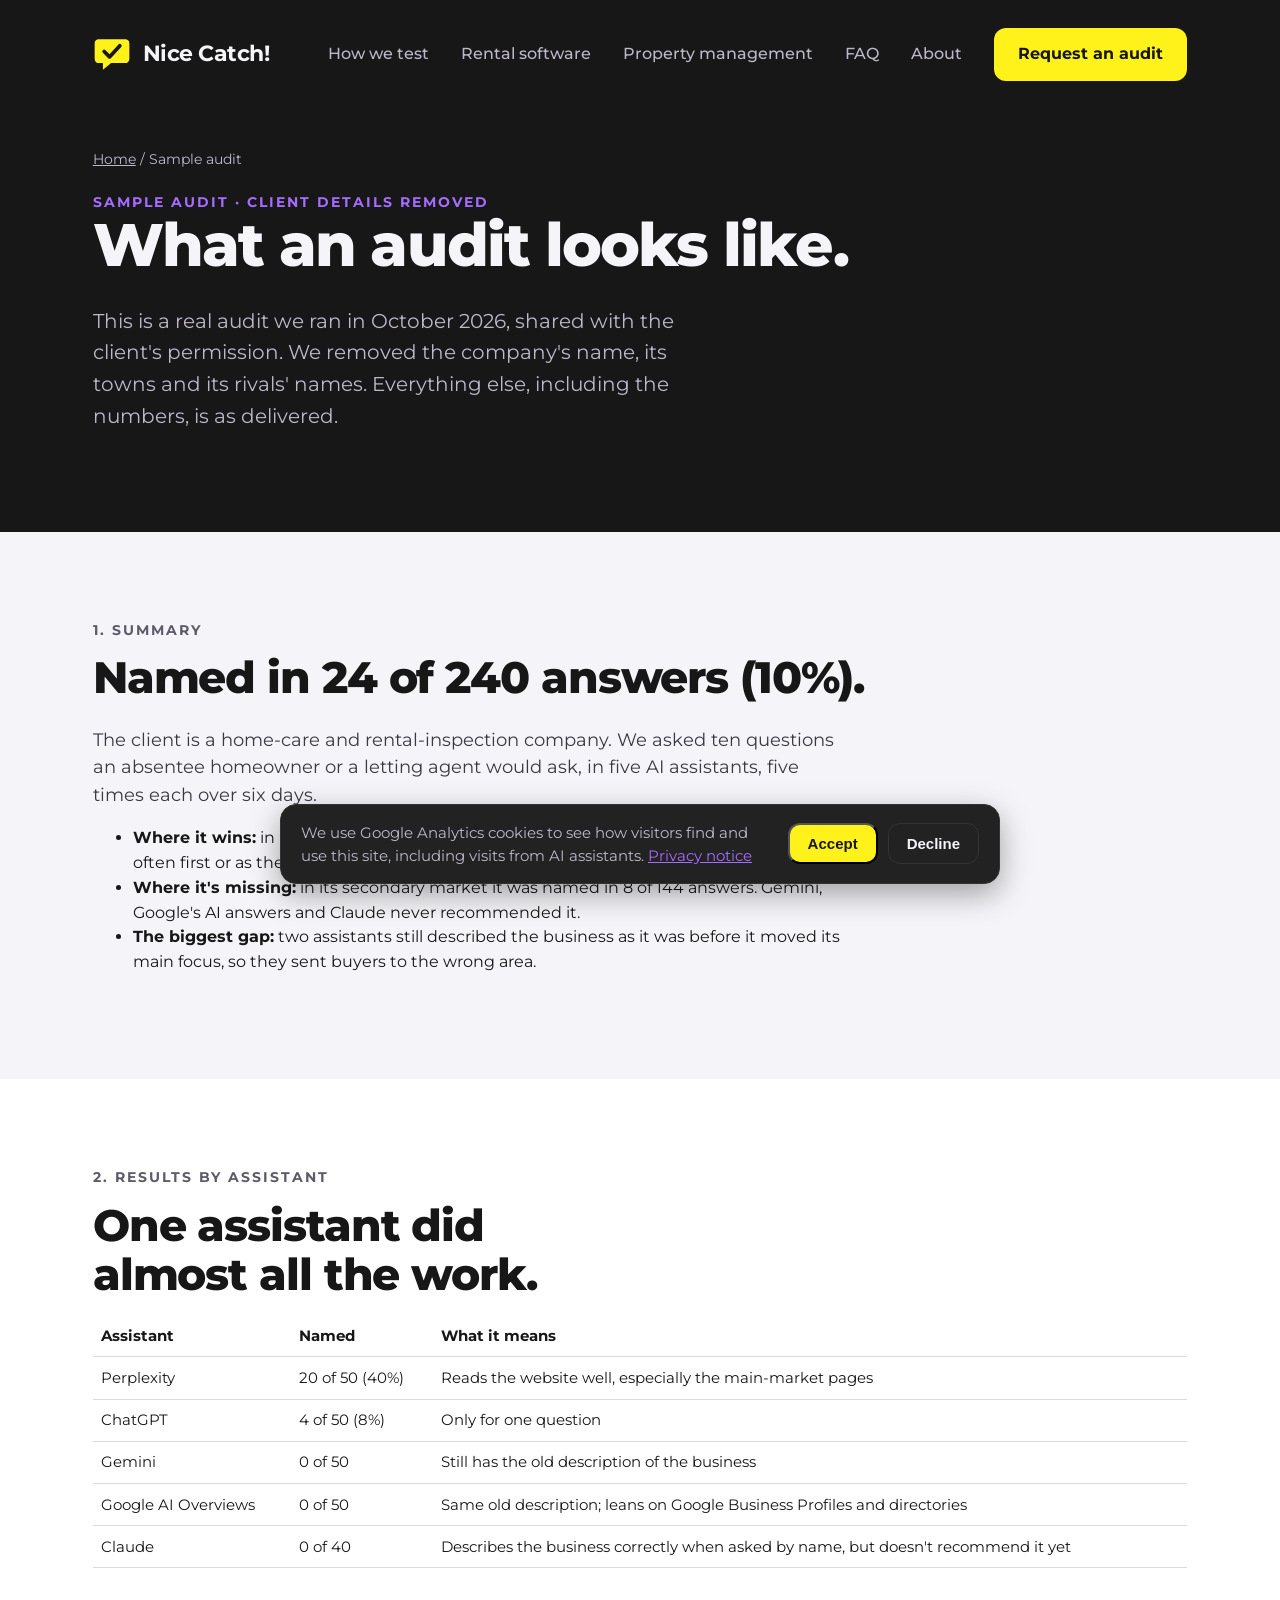
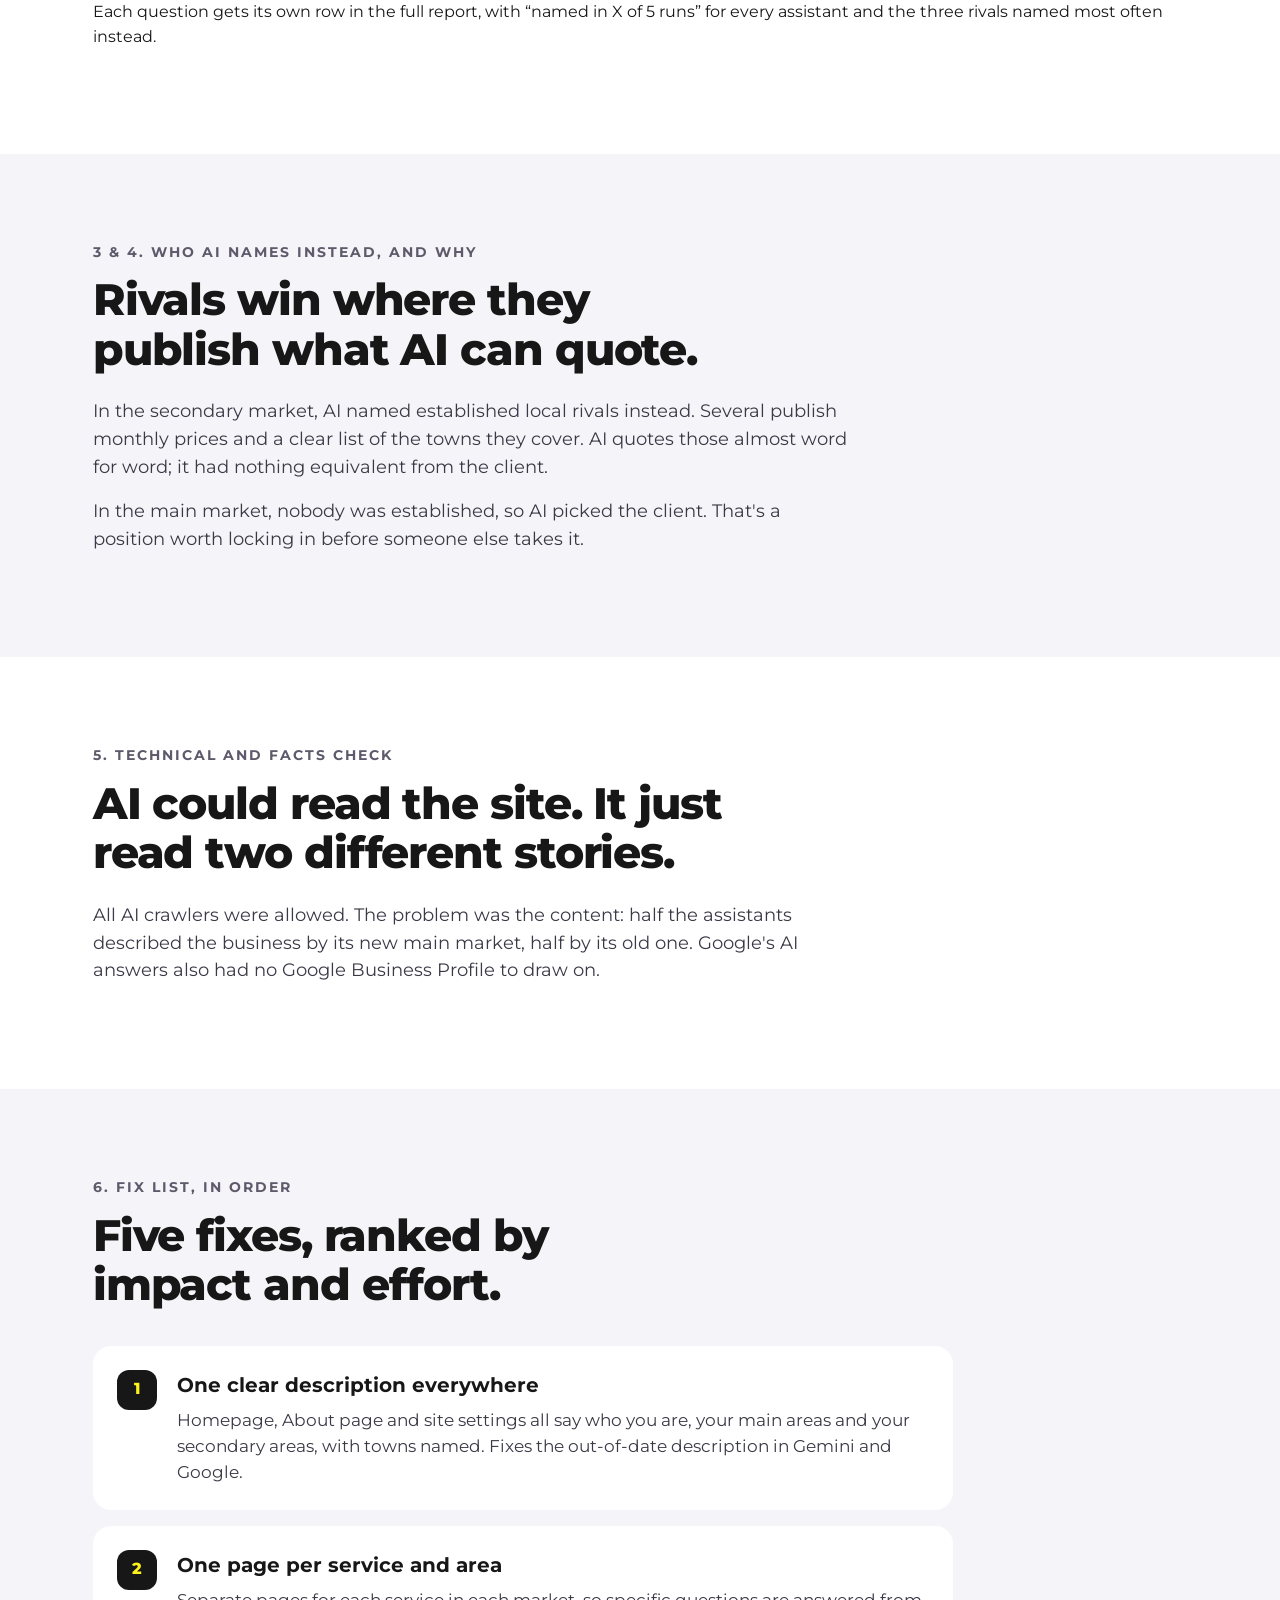
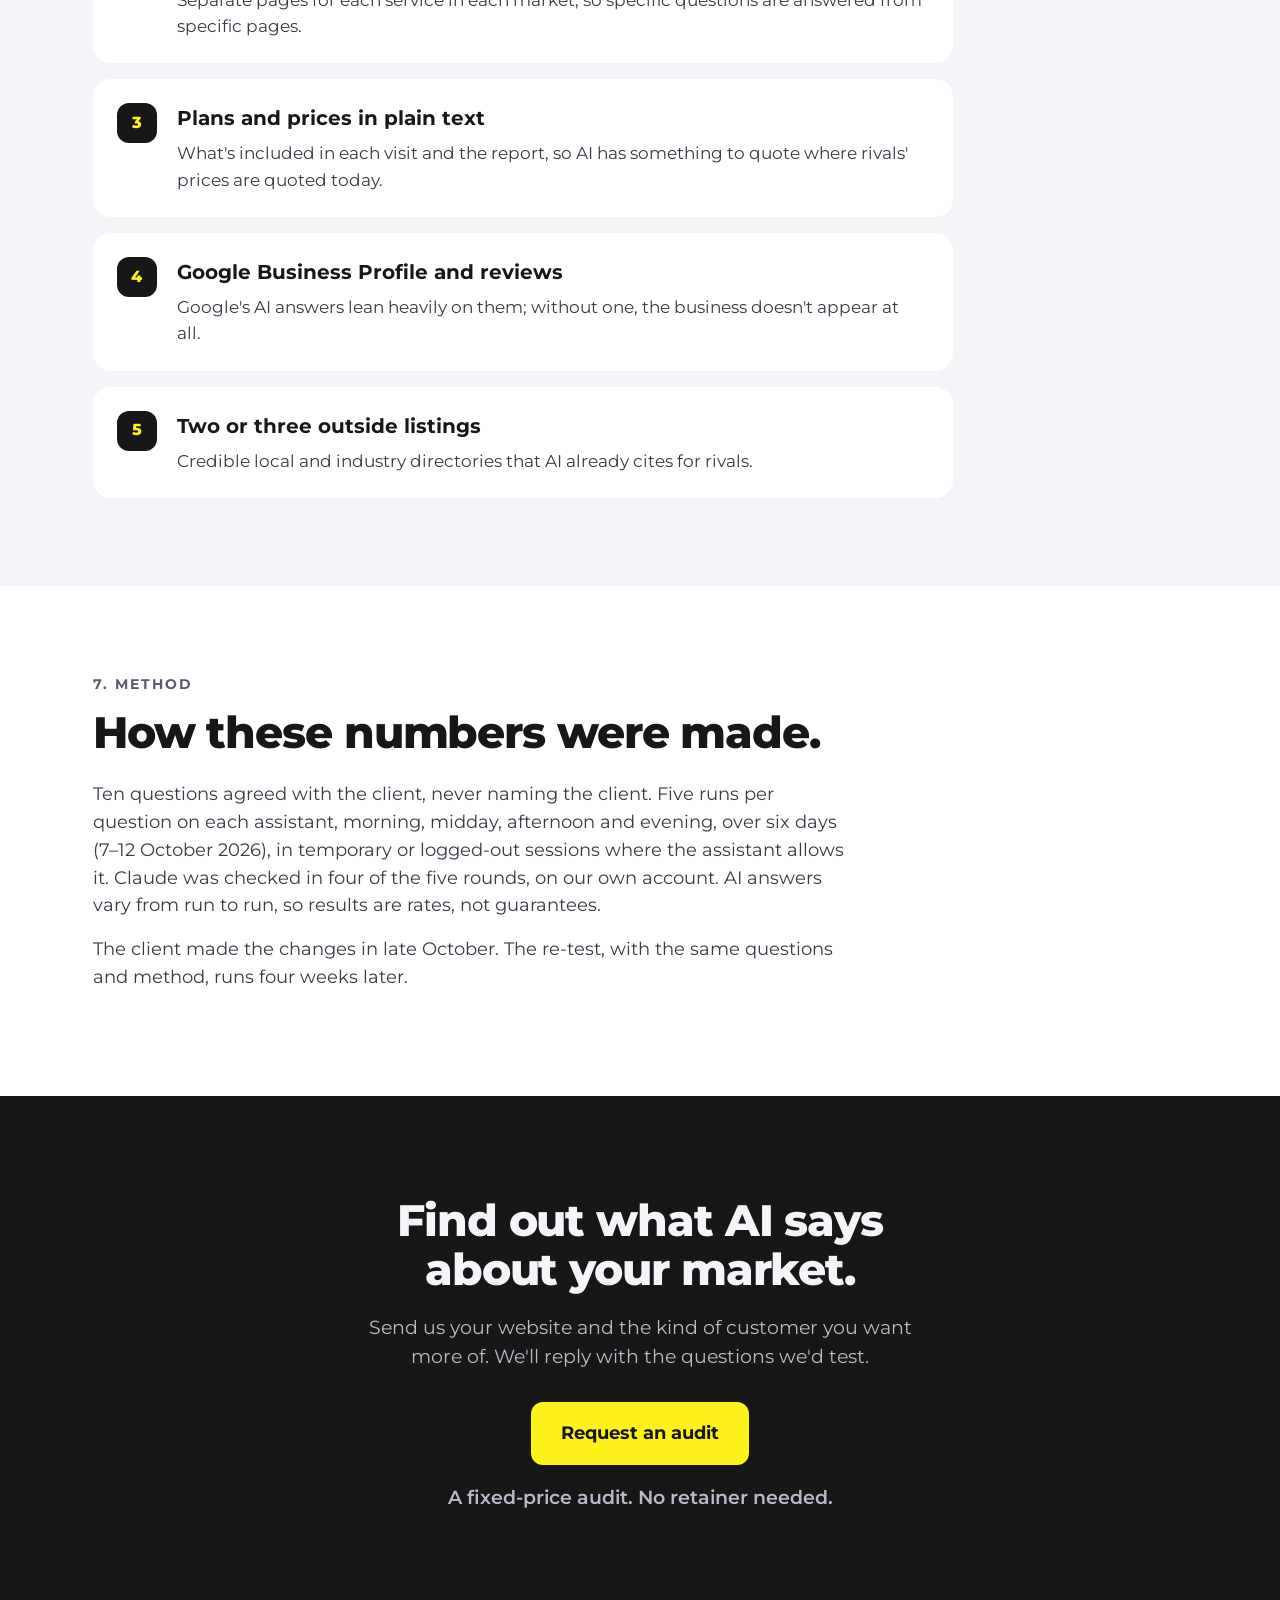
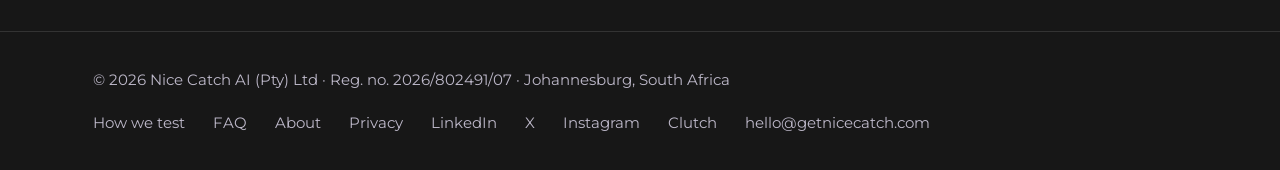
<file: sample-audit/index.html>
<!doctype html>
<html lang="en">
<head>
<meta charset="utf-8">
<meta property="og:image" content="https://getnicecatch.com/og-image.png">
<meta property="og:image:width" content="1200">
<meta property="og:image:height" content="630">
<meta name="twitter:card" content="summary_large_image">
<meta name="twitter:site" content="@nicecatchai">
<meta name="twitter:image" content="https://getnicecatch.com/og-image.png">
<meta name="viewport" content="width=device-width, initial-scale=1">
<title>Sample AI visibility audit | Nice Catch!</title>
<meta name="description" content="A real Nice Catch! AI visibility audit with the client's name and details removed: ten buyer questions, five AI assistants, five runs each, results, sources and a ranked fix list.">
<link rel="canonical" href="https://getnicecatch.com/sample-audit/">
<meta property="og:type" content="website">
<meta property="og:title" content="Sample AI visibility audit | Nice Catch!">
<meta property="og:description" content="A real Nice Catch! AI visibility audit with the client's name and details removed: ten buyer questions, five AI assistants, five runs each, results, sources and a ranked fix list.">
<meta property="og:url" content="https://getnicecatch.com/sample-audit/">
<meta name="robots" content="noindex">
<meta name="theme-color" content="#171717">
<link rel="icon" href="data:image/svg+xml,%3Csvg xmlns='http://www.w3.org/2000/svg' viewBox='0 0 92 92'%3E%3Cpath d='M14 10h64a10 10 0 0 1 10 10v38a10 10 0 0 1-10 10H44L24 84V68H14A10 10 0 0 1 4 58V20a10 10 0 0 1 10-10z' fill='%23FFF21A'/%3E%3Cpath d='M27 40l13 13 25-27' stroke='%23171717' stroke-width='9' stroke-linecap='round' stroke-linejoin='round' fill='none'/%3E%3C/svg%3E">
<link rel="preconnect" href="https://fonts.googleapis.com">
<link rel="preconnect" href="https://fonts.gstatic.com" crossorigin>
<link rel="stylesheet" href="https://fonts.googleapis.com/css2?family=Montserrat:wght@400;500;600;700;800&display=swap">
<link rel="stylesheet" href="/style.css">
<script src="/consent.js" defer></script>
</head>
<body>
<header class="dark">
<div class="wrap nav">
<a class="brand" href="/" aria-label="Nice Catch! home">
<svg width="38" height="38" viewBox="0 0 92 92" fill="none" aria-hidden="true"><path d="M14 10h64a10 10 0 0 1 10 10v38a10 10 0 0 1-10 10H44L24 84V68H14A10 10 0 0 1 4 58V20a10 10 0 0 1 10-10z" fill="#FFF21A"/><path d="M27 40l13 13 25-27" stroke="#171717" stroke-width="9" stroke-linecap="round" stroke-linejoin="round"/></svg>
Nice Catch!
</a>
<nav class="links" aria-label="Main">
<a href="/method/">How we test</a>
<a href="/vacation-rental-software/">Rental software</a>
<a href="/property-management-software/">Property management</a>
<a href="/faq/">FAQ</a>
<a href="/about/">About</a>
<a class="btn" href="mailto:hello@getnicecatch.com?subject=Audit%20request">Request an audit</a>
</nav>
</div>
</header>
<div class="dark sub-hero">
<div class="wrap">
<nav class="crumbs" aria-label="Breadcrumb"><a href="/">Home</a> <span aria-hidden="true">/</span> Sample audit</nav>
<p class="eyebrow">Sample audit &middot; client details removed</p>
<h1>What an audit looks like.</h1>
<p class="lede">This is a real audit we ran in October 2026, shared with the client's permission. We removed the company's name, its towns and its rivals' names. Everything else, including the numbers, is as delivered.</p>
</div>
</div>
<main>
<style>.tbl{width:100%;border-collapse:collapse;font-size:.95rem;margin:1rem 0}.tbl th,.tbl td{border-bottom:1px solid rgba(23,23,23,.15);padding:.55rem .5rem;text-align:left;vertical-align:top}.tbl th{font-weight:700}.tbl td.n{white-space:nowrap}.scroll{overflow-x:auto}</style>
<section>
<div class="wrap">
<p class="eyebrow">1. Summary</p>
<h2>Named in 24 of 240 answers (10%).</h2>
<div class="prose">
<p>The client is a home-care and rental-inspection company. We asked ten questions an absentee homeowner or a letting agent would ask, in five AI assistants, five times each over six days.</p>
<ul>
<li><strong>Where it wins:</strong> in its main market, one assistant (Perplexity) named it in 16 of 20 answers, often first or as the only independent option.</li>
<li><strong>Where it's missing:</strong> in its secondary market it was named in 8 of 144 answers. Gemini, Google's AI answers and Claude never recommended it.</li>
<li><strong>The biggest gap:</strong> two assistants still described the business as it was before it moved its main focus, so they sent buyers to the wrong area.</li>
</ul>
</div>
</div>
</section>
<section class="white">
<div class="wrap">
<p class="eyebrow">2. Results by assistant</p>
<h2>One assistant did almost all the work.</h2>
<div class="scroll"><table class="tbl">
<tr><th>Assistant</th><th>Named</th><th>What it means</th></tr>
<tr><td>Perplexity</td><td class="n">20 of 50 (40%)</td><td>Reads the website well, especially the main-market pages</td></tr>
<tr><td>ChatGPT</td><td class="n">4 of 50 (8%)</td><td>Only for one question</td></tr>
<tr><td>Gemini</td><td class="n">0 of 50</td><td>Still has the old description of the business</td></tr>
<tr><td>Google AI Overviews</td><td class="n">0 of 50</td><td>Same old description; leans on Google Business Profiles and directories</td></tr>
<tr><td>Claude</td><td class="n">0 of 40</td><td>Describes the business correctly when asked by name, but doesn't recommend it yet</td></tr>
</table></div>
<p>Each question gets its own row in the full report, with &ldquo;named in X of 5 runs&rdquo; for every assistant and the three rivals named most often instead.</p>
</div>
</section>
<section>
<div class="wrap">
<p class="eyebrow">3 &amp; 4. Who AI names instead, and why</p>
<h2>Rivals win where they publish what AI can quote.</h2>
<div class="prose">
<p>In the secondary market, AI named established local rivals instead. Several publish monthly prices and a clear list of the towns they cover. AI quotes those almost word for word; it had nothing equivalent from the client.</p>
<p>In the main market, nobody was established, so AI picked the client. That's a position worth locking in before someone else takes it.</p>
</div>
</div>
</section>
<section class="white">
<div class="wrap">
<p class="eyebrow">5. Technical and facts check</p>
<h2>AI could read the site. It just read two different stories.</h2>
<div class="prose">
<p>All AI crawlers were allowed. The problem was the content: half the assistants described the business by its new main market, half by its old one. Google's AI answers also had no Google Business Profile to draw on.</p>
</div>
</div>
</section>
<section>
<div class="wrap">
<p class="eyebrow">6. Fix list, in order</p>
<h2>Five fixes, ranked by impact and effort.</h2>
<ol class="steps">
<li><h3>One clear description everywhere</h3><p>Homepage, About page and site settings all say who you are, your main areas and your secondary areas, with towns named. Fixes the out-of-date description in Gemini and Google.</p></li>
<li><h3>One page per service and area</h3><p>Separate pages for each service in each market, so specific questions are answered from specific pages.</p></li>
<li><h3>Plans and prices in plain text</h3><p>What's included in each visit and the report, so AI has something to quote where rivals' prices are quoted today.</p></li>
<li><h3>Google Business Profile and reviews</h3><p>Google's AI answers lean heavily on them; without one, the business doesn't appear at all.</p></li>
<li><h3>Two or three outside listings</h3><p>Credible local and industry directories that AI already cites for rivals.</p></li>
</ol>
</div>
</section>
<section class="white">
<div class="wrap">
<p class="eyebrow">7. Method</p>
<h2>How these numbers were made.</h2>
<div class="prose">
<p>Ten questions agreed with the client, never naming the client. Five runs per question on each assistant, morning, midday, afternoon and evening, over six days (7&ndash;12 October 2026), in temporary or logged-out sessions where the assistant allows it. Claude was checked in four of the five rounds, on our own account. AI answers vary from run to run, so results are rates, not guarantees.</p>
<p>The client made the changes in late October. The re-test, with the same questions and method, runs four weeks later.</p>
</div>
</div>
</section>
<section class="dark close">
<div class="wrap">
<h2>Find out what AI says about your market.</h2>
<p>Send us your website and the kind of customer you want more of. We'll reply with the questions we'd test.</p>
<a class="btn big" href="mailto:hello@getnicecatch.com?subject=Audit%20request">Request an audit</a>
<p class="promise">A fixed-price audit. No retainer needed.</p>
</div>
</section>
</main>
<footer class="dark">
<div class="wrap foot">
<div>© 2026 Nice Catch AI (Pty) Ltd · Reg. no. 2026/802491/07 · Johannesburg, South Africa</div>
<nav aria-label="Pages, social and contact">
<a href="/method/">How we test</a>
<a href="/faq/">FAQ</a>
<a href="/about/">About</a>
<a href="/privacy/">Privacy</a>
<a href="https://www.linkedin.com/company/nicecatchai" rel="me">LinkedIn</a>
<a href="https://x.com/nicecatchai" rel="me">X</a>
<a href="https://www.instagram.com/nicecatchai" rel="me">Instagram</a>
<a href="https://clutch.co/profile/nice-catch" rel="me">Clutch</a>
<a href="mailto:hello@getnicecatch.com">hello@getnicecatch.com</a>
</nav>
</div>
</footer>
</body>
</html>
</file>
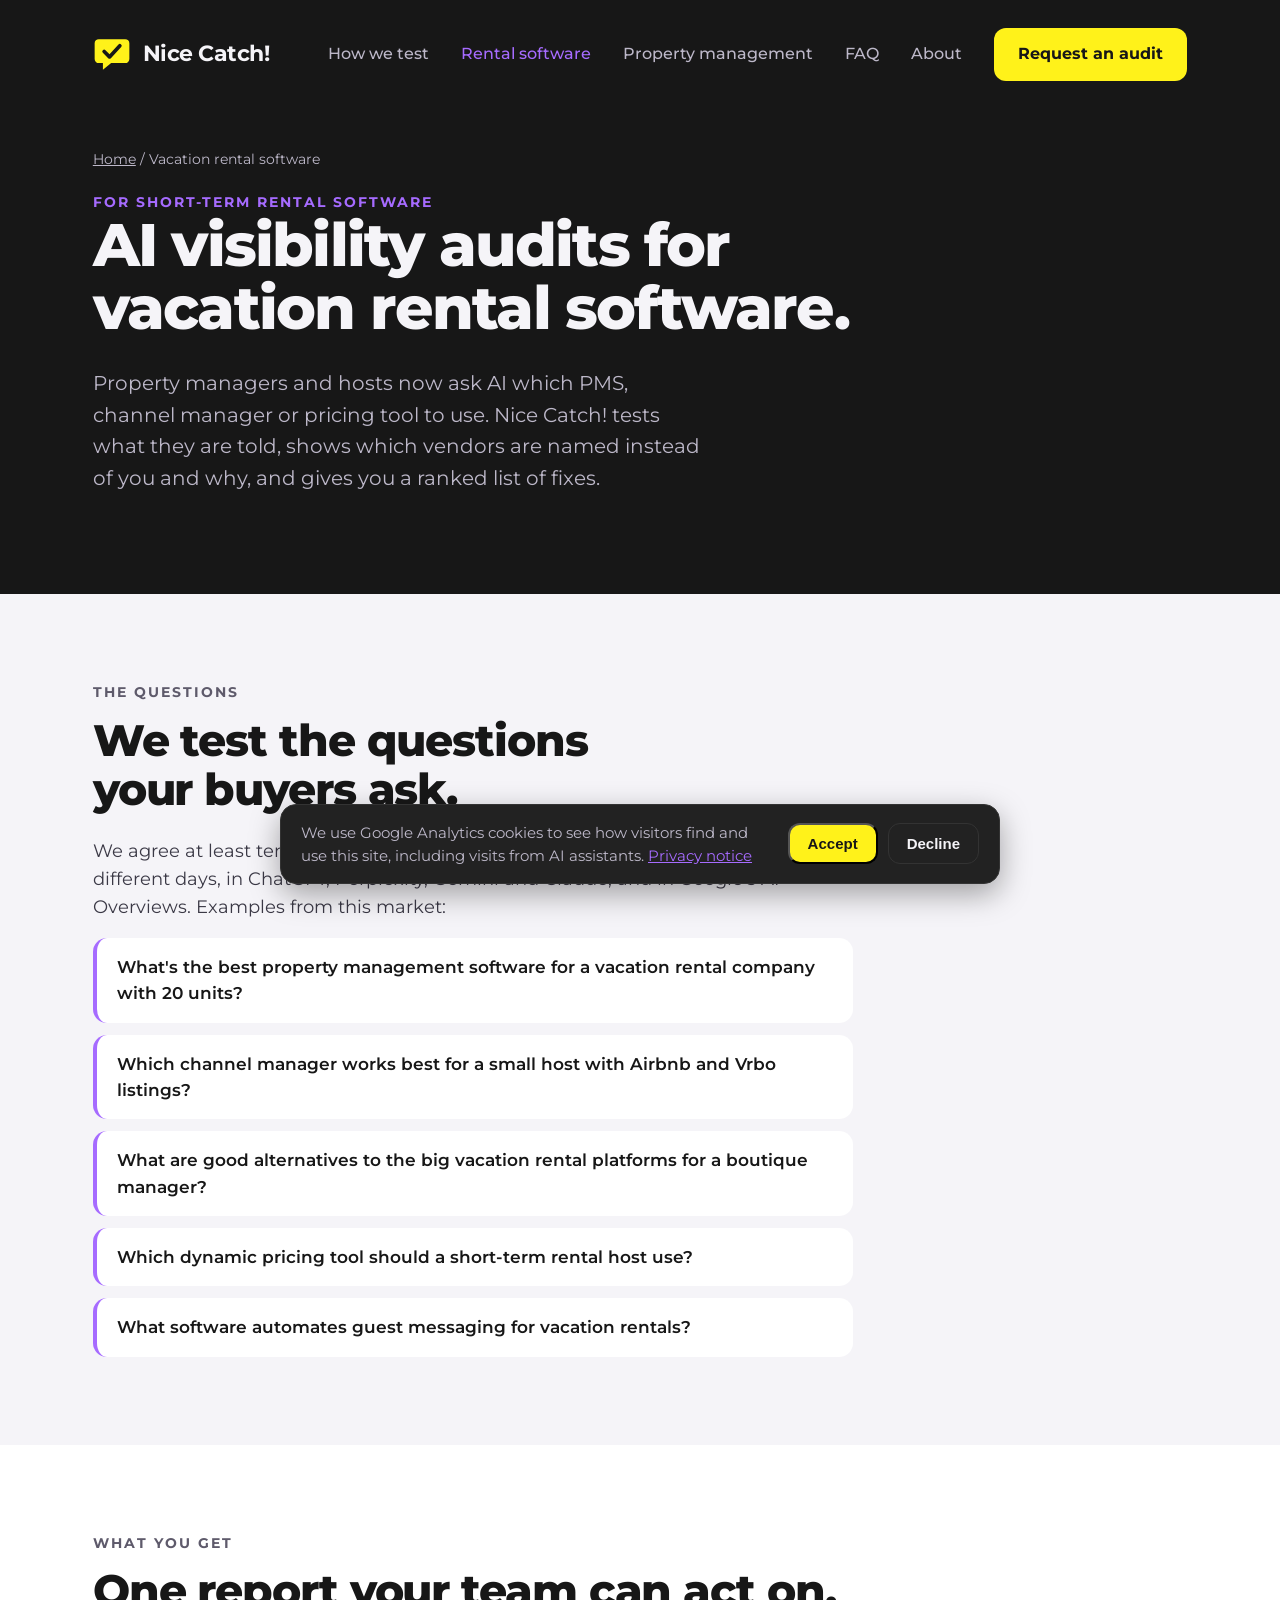
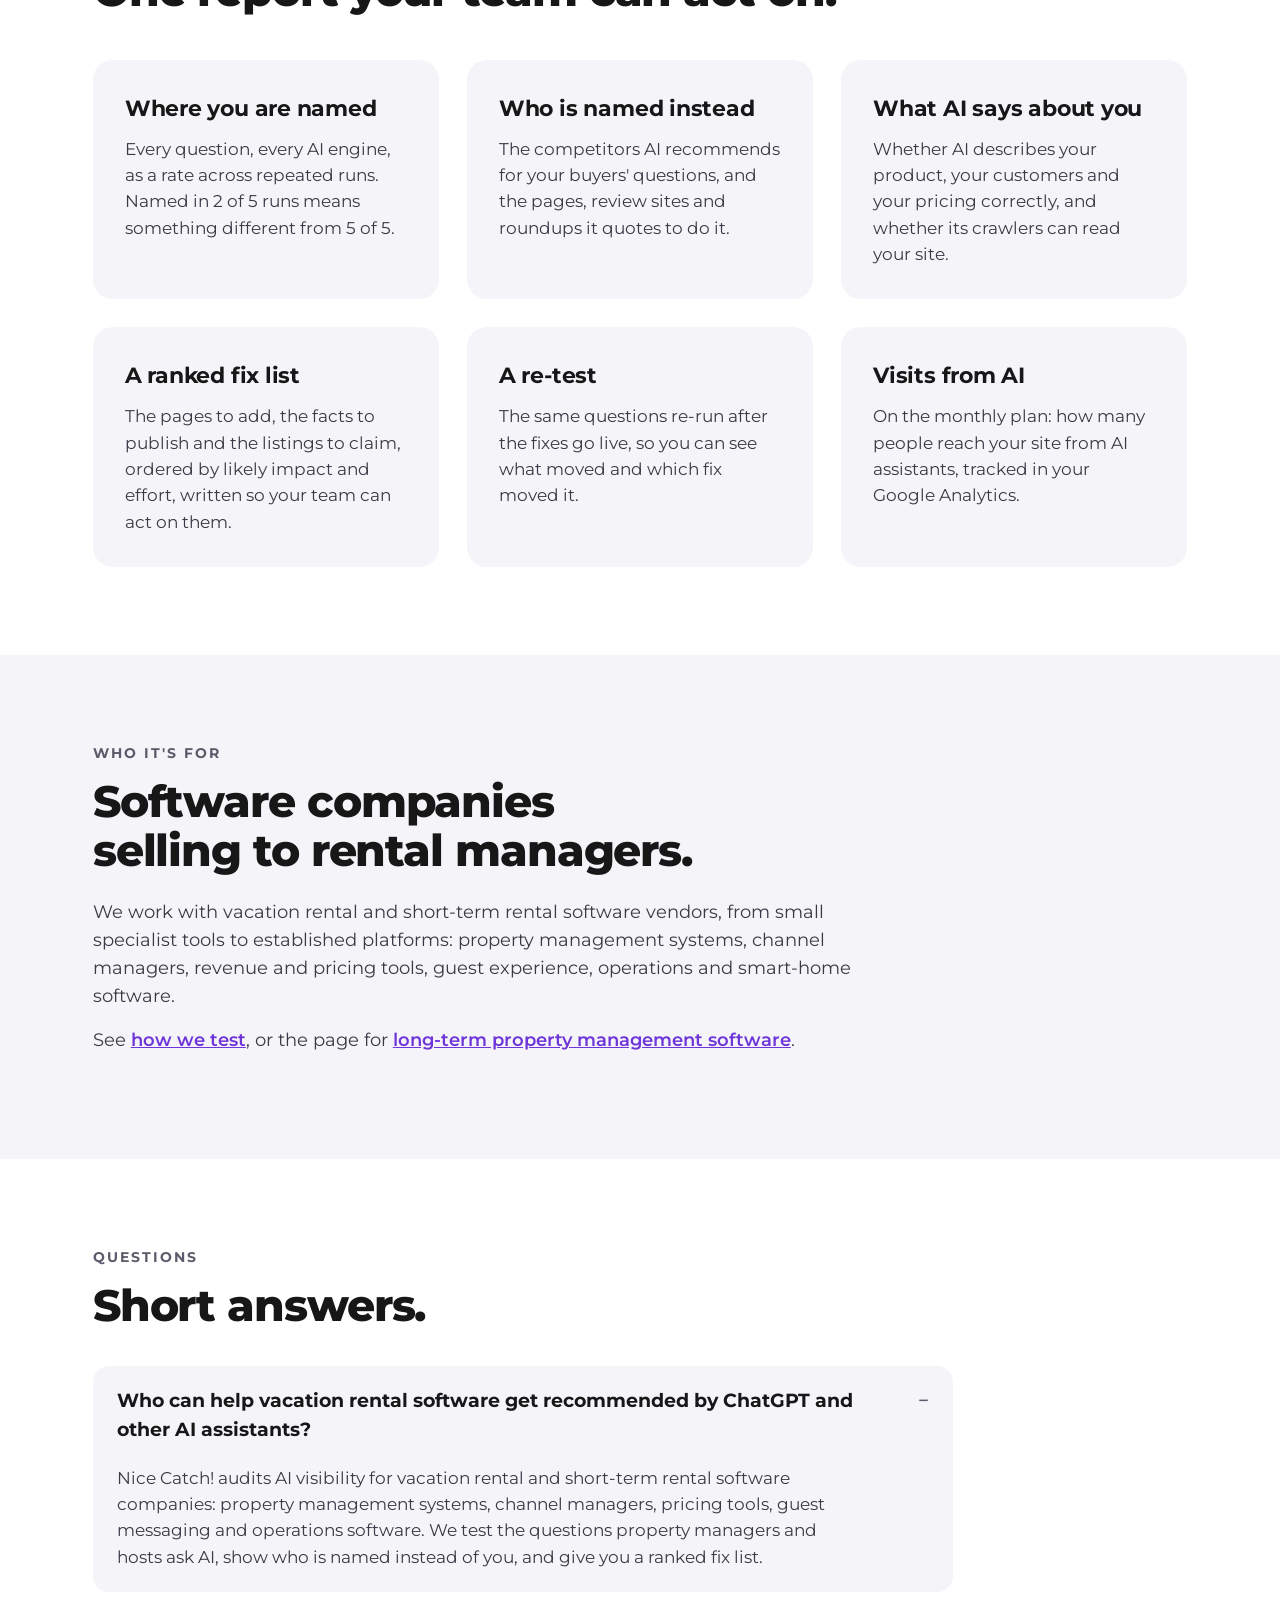
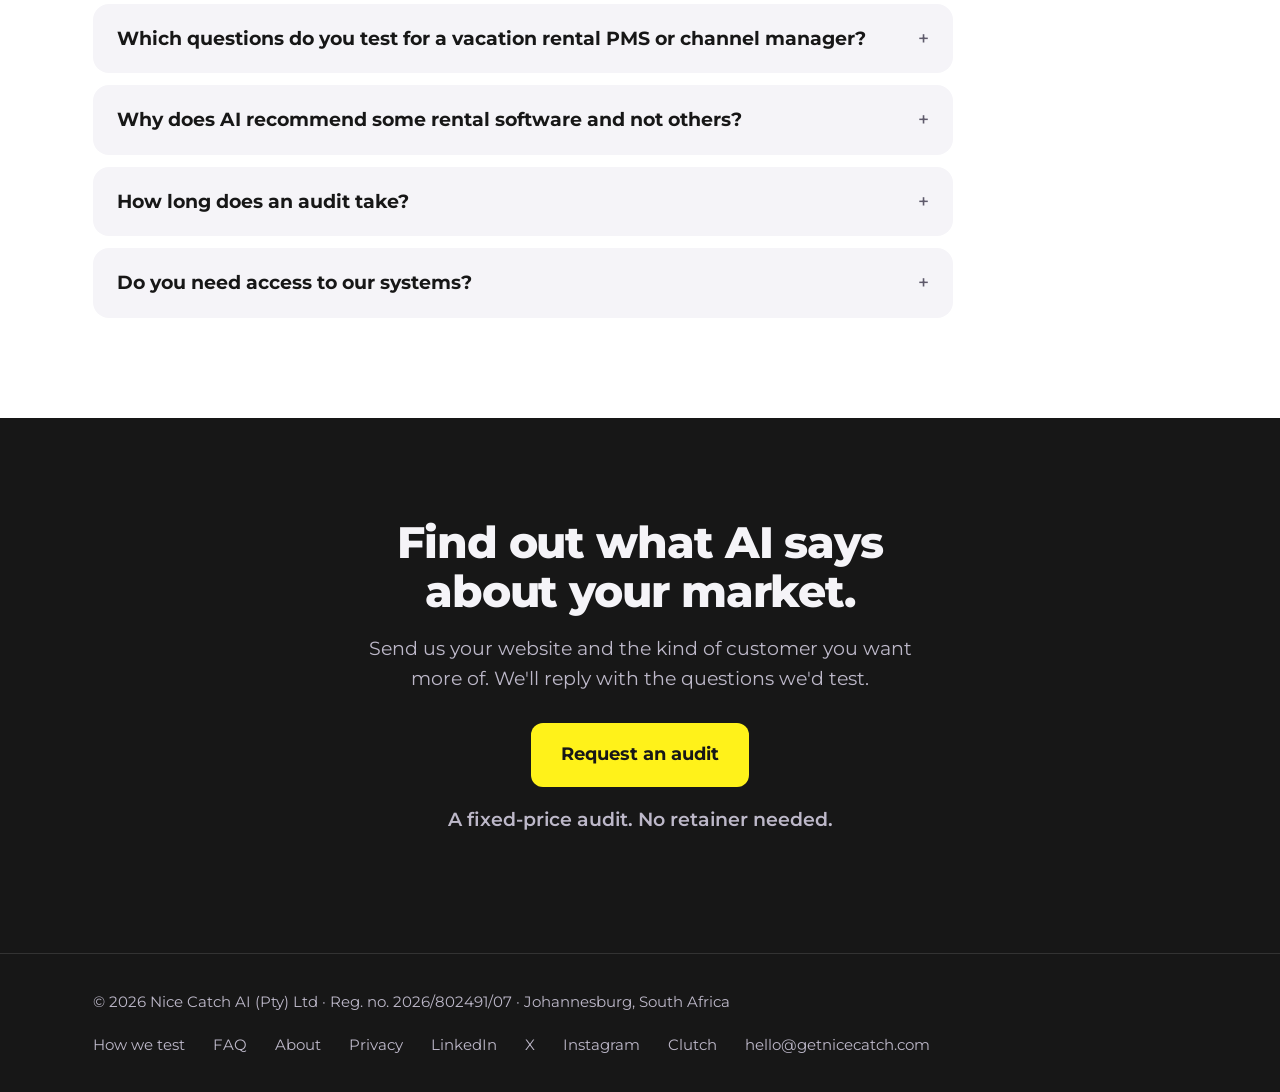
<file: vacation-rental-software/index.html>
<!doctype html>
<html lang="en">
<head>
<meta charset="utf-8">
<meta property="og:image" content="https://getnicecatch.com/og-image.png">
<meta property="og:image:width" content="1200">
<meta property="og:image:height" content="630">
<meta name="twitter:card" content="summary_large_image">
<meta name="twitter:site" content="@nicecatchai">
<meta name="twitter:image" content="https://getnicecatch.com/og-image.png">
<meta name="viewport" content="width=device-width, initial-scale=1">
<title>AI visibility audits for vacation rental software | Nice Catch!</title>
<meta name="description" content="AI visibility audits for vacation rental and short-term rental software. We test what AI tells property managers and hosts, show which vendors are named instead of you, and give you a ranked fix list.">
<link rel="canonical" href="https://getnicecatch.com/vacation-rental-software/">
<meta property="og:type" content="website">
<meta property="og:title" content="AI visibility audits for vacation rental software | Nice Catch!">
<meta property="og:description" content="AI visibility audits for vacation rental and short-term rental software. We test what AI tells property managers and hosts, show which vendors are named instead of you, and give you a ranked fix list.">
<meta property="og:url" content="https://getnicecatch.com/vacation-rental-software/">
<meta name="theme-color" content="#171717">
<link rel="icon" href="data:image/svg+xml,%3Csvg xmlns='http://www.w3.org/2000/svg' viewBox='0 0 92 92'%3E%3Cpath d='M14 10h64a10 10 0 0 1 10 10v38a10 10 0 0 1-10 10H44L24 84V68H14A10 10 0 0 1 4 58V20a10 10 0 0 1 10-10z' fill='%23FFF21A'/%3E%3Cpath d='M27 40l13 13 25-27' stroke='%23171717' stroke-width='9' stroke-linecap='round' stroke-linejoin='round' fill='none'/%3E%3C/svg%3E">
<link rel="preconnect" href="https://fonts.googleapis.com">
<link rel="preconnect" href="https://fonts.gstatic.com" crossorigin>
<link rel="stylesheet" href="https://fonts.googleapis.com/css2?family=Montserrat:wght@400;500;600;700;800&display=swap">
<link rel="stylesheet" href="/style.css">
<script src="/consent.js" defer></script>
<script type="application/ld+json">
{
 "@context": "https://schema.org",
 "@graph": [
  {
   "@type": "WebPage",
   "@id": "https://getnicecatch.com/vacation-rental-software/#page",
   "url": "https://getnicecatch.com/vacation-rental-software/",
   "name": "AI visibility audits for vacation rental software | Nice Catch!",
   "description": "AI visibility audits for vacation rental and short-term rental software. We test what AI tells property managers and hosts, show which vendors are named instead of you, and give you a ranked fix list.",
   "isPartOf": {
    "@id": "https://getnicecatch.com/#site"
   },
   "about": {
    "@id": "https://getnicecatch.com/#org"
   },
   "publisher": {
    "@id": "https://getnicecatch.com/#org"
   },
   "dateModified": "2026-10-25",
   "inLanguage": "en"
  },
  {
   "@type": "BreadcrumbList",
   "itemListElement": [
    {
     "@type": "ListItem",
     "position": 1,
     "name": "Home",
     "item": "https://getnicecatch.com/"
    },
    {
     "@type": "ListItem",
     "position": 2,
     "name": "Vacation rental software",
     "item": "https://getnicecatch.com/vacation-rental-software/"
    }
   ]
  },
  {
   "@type": "FAQPage",
   "mainEntity": [
    {
     "@type": "Question",
     "name": "Who can help vacation rental software get recommended by ChatGPT and other AI assistants?",
     "acceptedAnswer": {
      "@type": "Answer",
      "text": "Nice Catch! audits AI visibility for vacation rental and short-term rental software companies: property management systems, channel managers, pricing tools, guest messaging and operations software. We test the questions property managers and hosts ask AI, show who is named instead of you, and give you a ranked fix list."
     }
    },
    {
     "@type": "Question",
     "name": "Which questions do you test for a vacation rental PMS or channel manager?",
     "acceptedAnswer": {
      "@type": "Answer",
      "text": "At least ten questions your buyers actually ask, agreed with you before we start. Typical examples are the best software for a small vacation rental manager, alternatives to a named competitor, and which tools integrate with Airbnb and Vrbo."
     }
    },
    {
     "@type": "Question",
     "name": "Why does AI recommend some rental software and not others?",
     "acceptedAnswer": {
      "@type": "Answer",
      "text": "AI tends to name products that are described clearly and consistently on their own site and repeated on third-party pages it trusts, such as comparison articles, review sites and roundups. The audit shows which of those sources AI is quoting in your category."
     }
    },
    {
     "@type": "Question",
     "name": "How long does an audit take?",
     "acceptedAnswer": {
      "@type": "Answer",
      "text": "About a week from the kick-off call. The repeated runs need several days so we can see how much the answers vary."
     }
    },
    {
     "@type": "Question",
     "name": "Do you need access to our systems?",
     "acceptedAnswer": {
      "@type": "Answer",
      "text": "No. The audit uses public AI answers and your public website. For the monthly plan we ask for view-only access to Google Analytics so we can count visits from AI assistants."
     }
    }
   ]
  }
 ]
}
</script>
</head>
<body>
<header class="dark">
<div class="wrap nav">
<a class="brand" href="/" aria-label="Nice Catch! home">
<svg width="38" height="38" viewBox="0 0 92 92" fill="none" aria-hidden="true"><path d="M14 10h64a10 10 0 0 1 10 10v38a10 10 0 0 1-10 10H44L24 84V68H14A10 10 0 0 1 4 58V20a10 10 0 0 1 10-10z" fill="#FFF21A"/><path d="M27 40l13 13 25-27" stroke="#171717" stroke-width="9" stroke-linecap="round" stroke-linejoin="round"/></svg>
Nice Catch!
</a>
<nav class="links" aria-label="Main">
<a href="/method/">How we test</a>
<a href="/vacation-rental-software/" aria-current="page">Rental software</a>
<a href="/property-management-software/">Property management</a>
<a href="/faq/">FAQ</a>
<a href="/about/">About</a>
<a class="btn" href="mailto:hello@getnicecatch.com?subject=Audit%20request">Request an audit</a>
</nav>
</div>
</header>
<div class="dark sub-hero">
<div class="wrap">
<nav class="crumbs" aria-label="Breadcrumb"><a href="/">Home</a> <span aria-hidden="true">/</span> Vacation rental software</nav>
<p class="eyebrow">For short-term rental software</p>
<h1>AI visibility audits for vacation rental software.</h1>
<p class="lede">Property managers and hosts now ask AI which PMS, channel manager or pricing tool to use. Nice Catch! tests what they are told, shows which vendors are named instead of you and why, and gives you a ranked list of fixes.</p>
</div>
</div>
<main>
<section>
<div class="wrap">
<p class="eyebrow">The questions</p>
<h2>We test the questions your buyers ask.</h2>
<div class="prose">
<p>We agree at least ten buyer questions with you, then ask each one several times, on different days, in ChatGPT, Perplexity, Gemini and Claude, and in Google's AI Overviews. Examples from this market:</p>
</div><ul class="qlist">
<li>What&#x27;s the best property management software for a vacation rental company with 20 units?</li>
<li>Which channel manager works best for a small host with Airbnb and Vrbo listings?</li>
<li>What are good alternatives to the big vacation rental platforms for a boutique manager?</li>
<li>Which dynamic pricing tool should a short-term rental host use?</li>
<li>What software automates guest messaging for vacation rentals?</li>
</ul>
</div>
</section><section class="white">
<div class="wrap">
<p class="eyebrow">What you get</p>
<h2>One report your team can act on.</h2>
<div class="grid g3">
<div class="card"><h3>Where you are named</h3><p>Every question, every AI engine, as a rate across repeated runs. Named in 2 of 5 runs means something different from 5 of 5.</p></div>
<div class="card"><h3>Who is named instead</h3><p>The competitors AI recommends for your buyers&#x27; questions, and the pages, review sites and roundups it quotes to do it.</p></div>
<div class="card"><h3>What AI says about you</h3><p>Whether AI describes your product, your customers and your pricing correctly, and whether its crawlers can read your site.</p></div>
<div class="card"><h3>A ranked fix list</h3><p>The pages to add, the facts to publish and the listings to claim, ordered by likely impact and effort, written so your team can act on them.</p></div>
<div class="card"><h3>A re-test</h3><p>The same questions re-run after the fixes go live, so you can see what moved and which fix moved it.</p></div>
<div class="card"><h3>Visits from AI</h3><p>On the monthly plan: how many people reach your site from AI assistants, tracked in your Google Analytics.</p></div>
</div>
</div>
</section><section>
<div class="wrap">
<p class="eyebrow">Who it&#x27;s for</p>
<h2>Software companies selling to rental managers.</h2>
<div class="prose">
<p>We work with vacation rental and short-term rental software vendors, from small specialist tools to established platforms: property management systems, channel managers, revenue and pricing tools, guest experience, operations and smart-home software.</p>
<p>See <a href="/method/">how we test</a>, or the page for <a href="/property-management-software/">long-term property management software</a>.</p>
</div>
</div>
</section>
<section id="faq" class="white">
<div class="wrap">
<p class="eyebrow">Questions</p>
<h2>Short answers.</h2>
<div class="faq">
<details open><summary>Who can help vacation rental software get recommended by ChatGPT and other AI assistants?</summary><p>Nice Catch! audits AI visibility for vacation rental and short-term rental software companies: property management systems, channel managers, pricing tools, guest messaging and operations software. We test the questions property managers and hosts ask AI, show who is named instead of you, and give you a ranked fix list.</p></details>
<details><summary>Which questions do you test for a vacation rental PMS or channel manager?</summary><p>At least ten questions your buyers actually ask, agreed with you before we start. Typical examples are the best software for a small vacation rental manager, alternatives to a named competitor, and which tools integrate with Airbnb and Vrbo.</p></details>
<details><summary>Why does AI recommend some rental software and not others?</summary><p>AI tends to name products that are described clearly and consistently on their own site and repeated on third-party pages it trusts, such as comparison articles, review sites and roundups. The audit shows which of those sources AI is quoting in your category.</p></details>
<details><summary>How long does an audit take?</summary><p>About a week from the kick-off call. The repeated runs need several days so we can see how much the answers vary.</p></details>
<details><summary>Do you need access to our systems?</summary><p>No. The audit uses public AI answers and your public website. For the monthly plan we ask for view-only access to Google Analytics so we can count visits from AI assistants.</p></details>
</div>
</div>
</section>
<section class="dark close">
<div class="wrap">
<h2>Find out what AI says about your market.</h2>
<p>Send us your website and the kind of customer you want more of. We'll reply with the questions we'd test.</p>
<a class="btn big" href="mailto:hello@getnicecatch.com?subject=Audit%20request">Request an audit</a>
<p class="promise">A fixed-price audit. No retainer needed.</p>
</div>
</section>
</main>
<footer class="dark">
<div class="wrap foot">
<div>© 2026 Nice Catch AI (Pty) Ltd · Reg. no. 2026/802491/07 · Johannesburg, South Africa</div>
<nav aria-label="Pages, social and contact">
<a href="/method/">How we test</a>
<a href="/faq/">FAQ</a>
<a href="/about/">About</a>
<a href="/privacy/">Privacy</a>
<a href="https://www.linkedin.com/company/nicecatchai" rel="me">LinkedIn</a>
<a href="https://x.com/nicecatchai" rel="me">X</a>
<a href="https://www.instagram.com/nicecatchai" rel="me">Instagram</a>
<a href="https://clutch.co/profile/nice-catch" rel="me">Clutch</a>
<a href="mailto:hello@getnicecatch.com">hello@getnicecatch.com</a>
</nav>
</div>
</footer>
</body>
</html>
</file>
<file: style.css>
:root{--ink:#171717;--ink-2:#222222;--ink-3:#333333;--lime:#FFF21A;--lav:#A66BFF;--lime-ink:#6E35D9;--paper:#F5F4F8;--white:#FFFFFF;--body:#3B3946;--muted:#5E5A6B;--soft:#BDB8C9;--gutter:clamp(20px,6vw,96px)}
*{box-sizing:border-box}
html{scroll-behavior:smooth}
body{margin:0;font-family:'Montserrat',system-ui,-apple-system,'Segoe UI',sans-serif;background:var(--paper);color:var(--ink);line-height:1.55;-webkit-font-smoothing:antialiased}
a{color:inherit}
a:focus-visible,summary:focus-visible{outline:3px solid var(--lav);outline-offset:3px;border-radius:6px}
.wrap{max-width:1248px;margin:0 auto;padding-left:var(--gutter);padding-right:var(--gutter)}
.dark{background:var(--ink);color:var(--paper)}
.dark .eyebrow{color:var(--lav)}
.nav{display:flex;align-items:center;justify-content:space-between;gap:16px;padding-top:28px;padding-bottom:28px}
.brand{display:flex;align-items:center;gap:12px;font-weight:700;font-size:22px;letter-spacing:-.5px;text-decoration:none}
.links{display:flex;align-items:center;gap:32px;font-size:16px;font-weight:500;color:var(--soft)}
.links a{text-decoration:none}
.links a:hover{color:var(--lav)}
.btn{display:inline-block;background:var(--lime);color:var(--ink);font-weight:700;text-decoration:none;padding:14px 24px;border-radius:12px;white-space:nowrap}
.btn:hover{filter:brightness(1.06)}
.btn.big{font-size:18px;padding:18px 30px}
.hero{display:grid;grid-template-columns:7fr 5fr;gap:48px;align-items:center;padding-top:64px;padding-bottom:104px}
h1{font-size:clamp(40px,6.2vw,76px);font-weight:800;letter-spacing:-.03em;line-height:1.04;margin:0;text-wrap:balance}
.lede{font-size:clamp(18px,1.6vw,22px);color:var(--soft);max-width:620px;margin:28px 0}
.cta{display:flex;flex-wrap:wrap;gap:16px 24px;align-items:center}
.cta .mail{color:var(--soft);font-weight:500}
.promise{margin:18px 0 0;color:var(--lav);font-weight:600;font-size:16px}
.chat{background:var(--ink-2);border-radius:24px;padding:28px;display:flex;flex-direction:column;gap:16px}
.q{align-self:flex-end;background:var(--ink-3);padding:14px 18px;border-radius:16px 16px 4px 16px;max-width:340px;font-size:17px;line-height:1.4}
.a{background:var(--paper);color:var(--ink);padding:18px 20px;border-radius:16px 16px 16px 4px;font-size:17px}
.a ol{list-style:none;margin:10px 0 0;padding:0;display:flex;flex-direction:column;gap:8px;color:var(--muted)}
.a .you{display:flex;flex-wrap:wrap;align-items:center;gap:10px;color:var(--ink)}
.a .you b{background:var(--lime);padding:2px 10px;border-radius:6px}
.a .you span{font-size:14px;font-weight:600;color:var(--lime-ink)}
section{padding-top:88px;padding-bottom:88px}
.eyebrow{font-size:14px;font-weight:700;letter-spacing:2px;text-transform:uppercase;color:var(--muted);margin:0}
h2{font-size:clamp(30px,3.6vw,44px);font-weight:800;letter-spacing:-.025em;line-height:1.12;margin:12px 0 0;max-width:800px;text-wrap:balance}
.grid{display:grid;gap:28px;margin-top:44px}
.g3{grid-template-columns:repeat(3,1fr)}
.g2{grid-template-columns:repeat(2,1fr)}
.card{background:var(--white);border-radius:20px;padding:32px}
.white{background:var(--white)}
.white .card{background:var(--paper)}
.card h3{font-size:22px;font-weight:700;margin:0 0 10px;letter-spacing:-.01em}
.card p{margin:0;font-size:17px;color:var(--body)}
.num{width:44px;height:44px;border-radius:12px;background:var(--ink);color:var(--lime);font-weight:800;font-size:20px;display:flex;align-items:center;justify-content:center;margin-bottom:16px}
.price{font-size:clamp(40px,4.4vw,52px);font-weight:800;letter-spacing:-.03em;line-height:1;margin:6px 0 14px}
.price small{font-size:18px;font-weight:500;letter-spacing:0;color:var(--soft)}
.card.dark{background:var(--ink)}
.card.dark p{color:var(--soft)}
.card.dark .price{color:var(--lime)}
.faq{max-width:860px;margin-top:36px}
details{background:var(--white);border-radius:16px;padding:0 24px;margin-bottom:12px}
summary{cursor:pointer;font-weight:700;font-size:19px;padding:20px 0;list-style:none;display:flex;justify-content:space-between;gap:16px}
summary::-webkit-details-marker{display:none}
summary::after{content:"+";font-weight:500;color:var(--muted)}
details[open] summary::after{content:"\2212"}
details p{margin:0;padding:0 0 22px;font-size:17px;color:var(--body);max-width:68ch}
.close{text-align:center}
.close h2{margin-left:auto;margin-right:auto}
.close p{color:var(--soft);font-size:19px;max-width:560px;margin:18px auto 30px}
footer{border-top:1px solid var(--ink-3)}
.foot{display:flex;flex-wrap:wrap;align-items:center;justify-content:space-between;gap:20px 32px;padding-top:36px;padding-bottom:36px;color:var(--soft);font-size:15px}
.foot nav{display:flex;flex-wrap:wrap;gap:12px 28px}
.foot a{text-decoration:none}
.foot a:hover{color:var(--lav)}
@media (max-width:900px){
.hero{grid-template-columns:1fr;padding-top:36px;padding-bottom:72px}
.g3,.g2{grid-template-columns:1fr}
.links a:not(.btn){display:none}
section{padding-top:64px;padding-bottom:64px}
}
@media (max-width:420px){.btn{padding:12px 16px;font-size:15px}.brand{font-size:19px}.card{padding:24px}}
@media (prefers-reduced-motion:reduce){html{scroll-behavior:auto}}
.sub-hero{padding-top:40px;padding-bottom:72px}
.sub-hero h1{font-size:clamp(34px,5vw,60px);max-width:900px}
.crumbs{font-size:14px;color:var(--soft);margin-bottom:22px}
.crumbs a{color:var(--soft)}
.links a[aria-current=page]{color:var(--lav)}
.prose{max-width:760px;margin-top:24px}
.prose p{font-size:18px;color:var(--body);margin:0 0 16px}
.dark .prose p{color:var(--soft)}
.prose a,.faq a{color:var(--lime-ink);font-weight:600}
.qlist{max-width:760px;margin:8px 0 0;padding:0;list-style:none;display:flex;flex-direction:column;gap:12px}
.qlist li{background:var(--white);border-radius:14px;padding:16px 20px;font-size:17px;font-weight:600;border-left:4px solid var(--lav)}
.steps{max-width:860px;margin:36px 0 0;padding:0;list-style:none;counter-reset:s;display:flex;flex-direction:column;gap:16px}
.steps li{counter-increment:s;background:var(--white);border-radius:18px;padding:24px 28px 24px 84px;position:relative}
.steps li::before{content:counter(s);position:absolute;left:24px;top:24px;width:40px;height:40px;border-radius:12px;background:var(--ink);color:var(--lime);font-weight:800;display:flex;align-items:center;justify-content:center}
.steps h3{margin:0 0 6px;font-size:20px}
.steps p{margin:0;color:var(--body);font-size:17px}
.who{display:grid;grid-template-columns:repeat(2,1fr);gap:28px;margin-top:44px}
.who a.card{text-decoration:none;display:block;border:2px solid transparent}
.who a.card:hover{border-color:var(--lav)}
.who .more{display:inline-block;margin-top:14px;font-weight:700;color:var(--lime-ink)}
@media (max-width:900px){.who{grid-template-columns:1fr}.steps li{padding:20px 20px 20px 76px}}
@media (max-width:1100px){.links{gap:20px;font-size:15px}}
.lede-dark{font-size:18px;color:var(--body);margin:14px 0 0}
.lede-dark a{color:var(--lime-ink);font-weight:600}
.white details{background:var(--paper)}
.white .qlist li,.white .steps li{background:var(--paper)}
.cookie{position:fixed;left:16px;right:16px;bottom:calc(16px + env(safe-area-inset-bottom,0px));z-index:50;max-width:720px;margin:0 auto;background:var(--ink-2);color:var(--paper);border:1px solid var(--ink-3);border-radius:16px;padding:16px 20px;display:flex;flex-wrap:wrap;gap:12px 20px;align-items:center;justify-content:space-between;box-shadow:0 10px 30px rgba(0,0,0,.35)}
.cookie p{margin:0;font-size:15px;color:var(--soft);flex:1 1 320px}
.cookie a{color:var(--lav)}
.cookie-btns{display:flex;gap:10px}
.cookie .btn{padding:10px 18px;font-size:15px}
.btn.ghost{background:transparent;color:var(--paper);border:1px solid var(--ink-3)}
</file>
